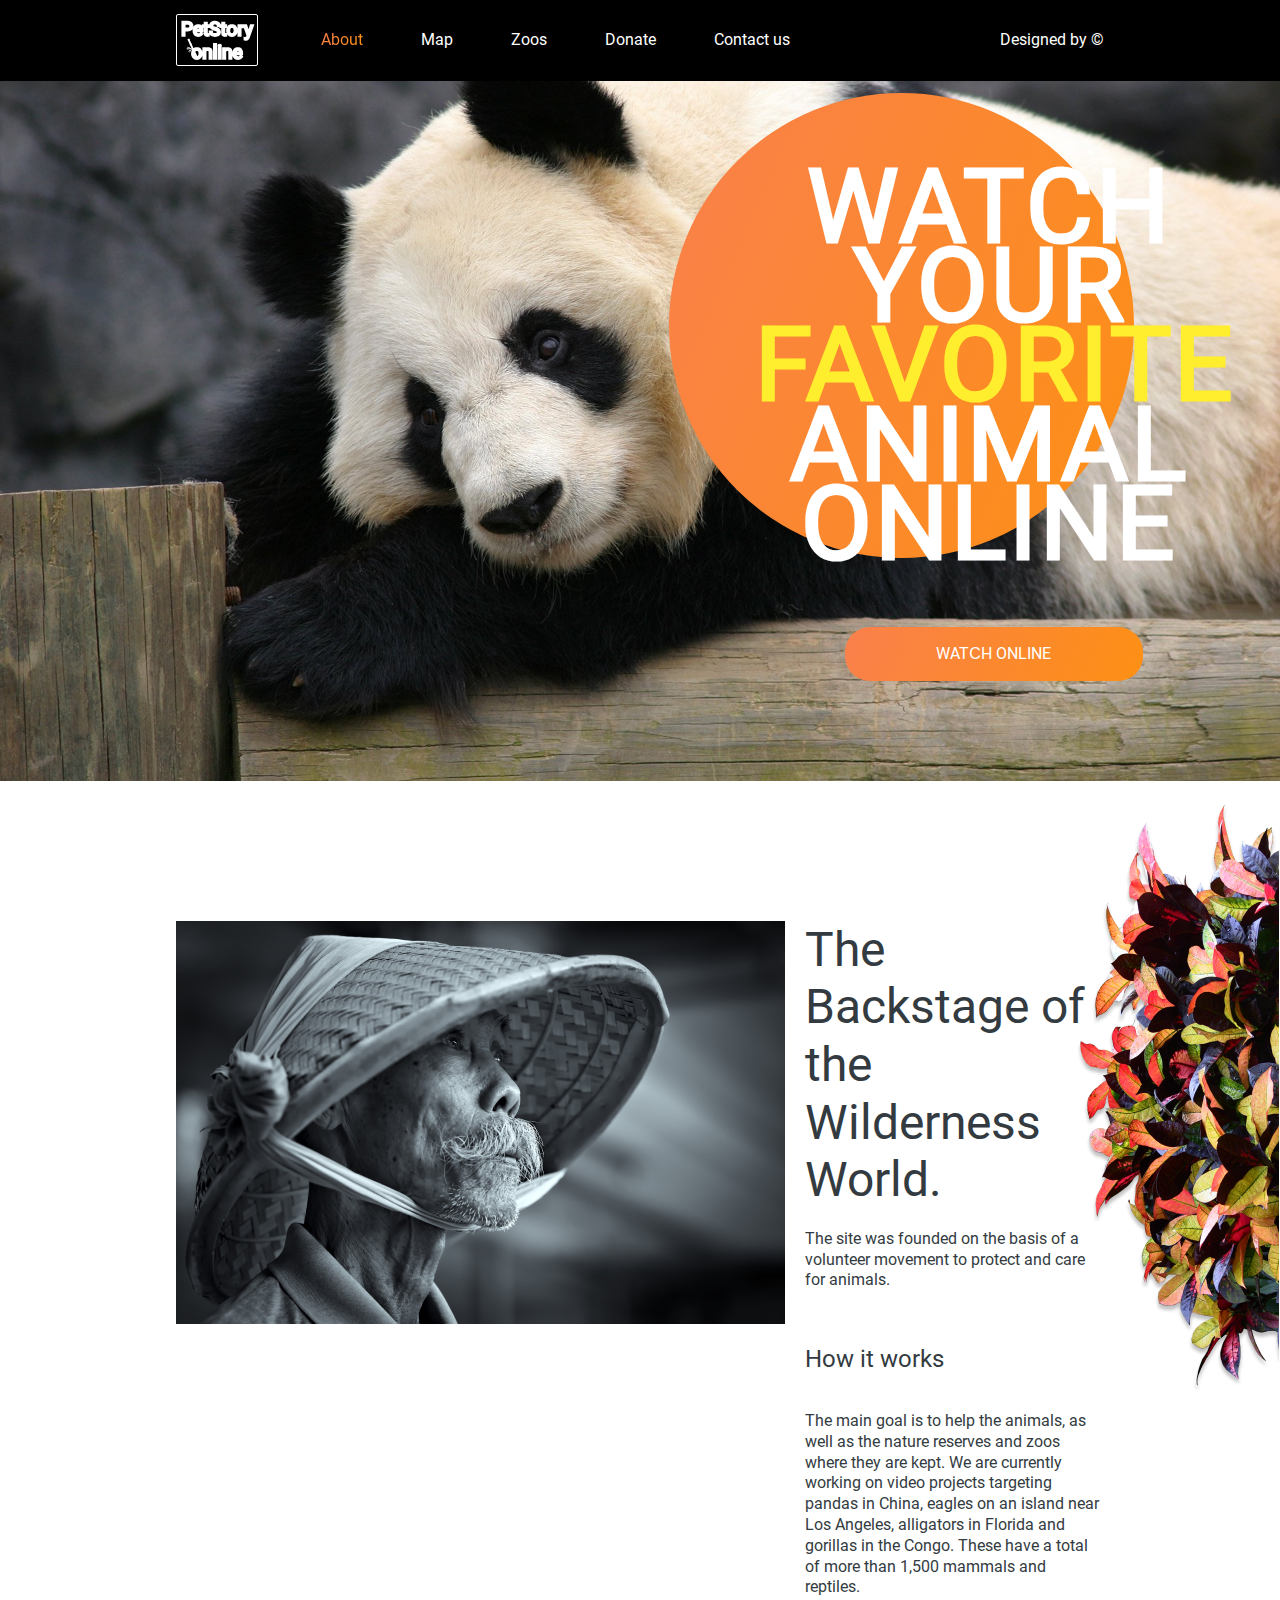
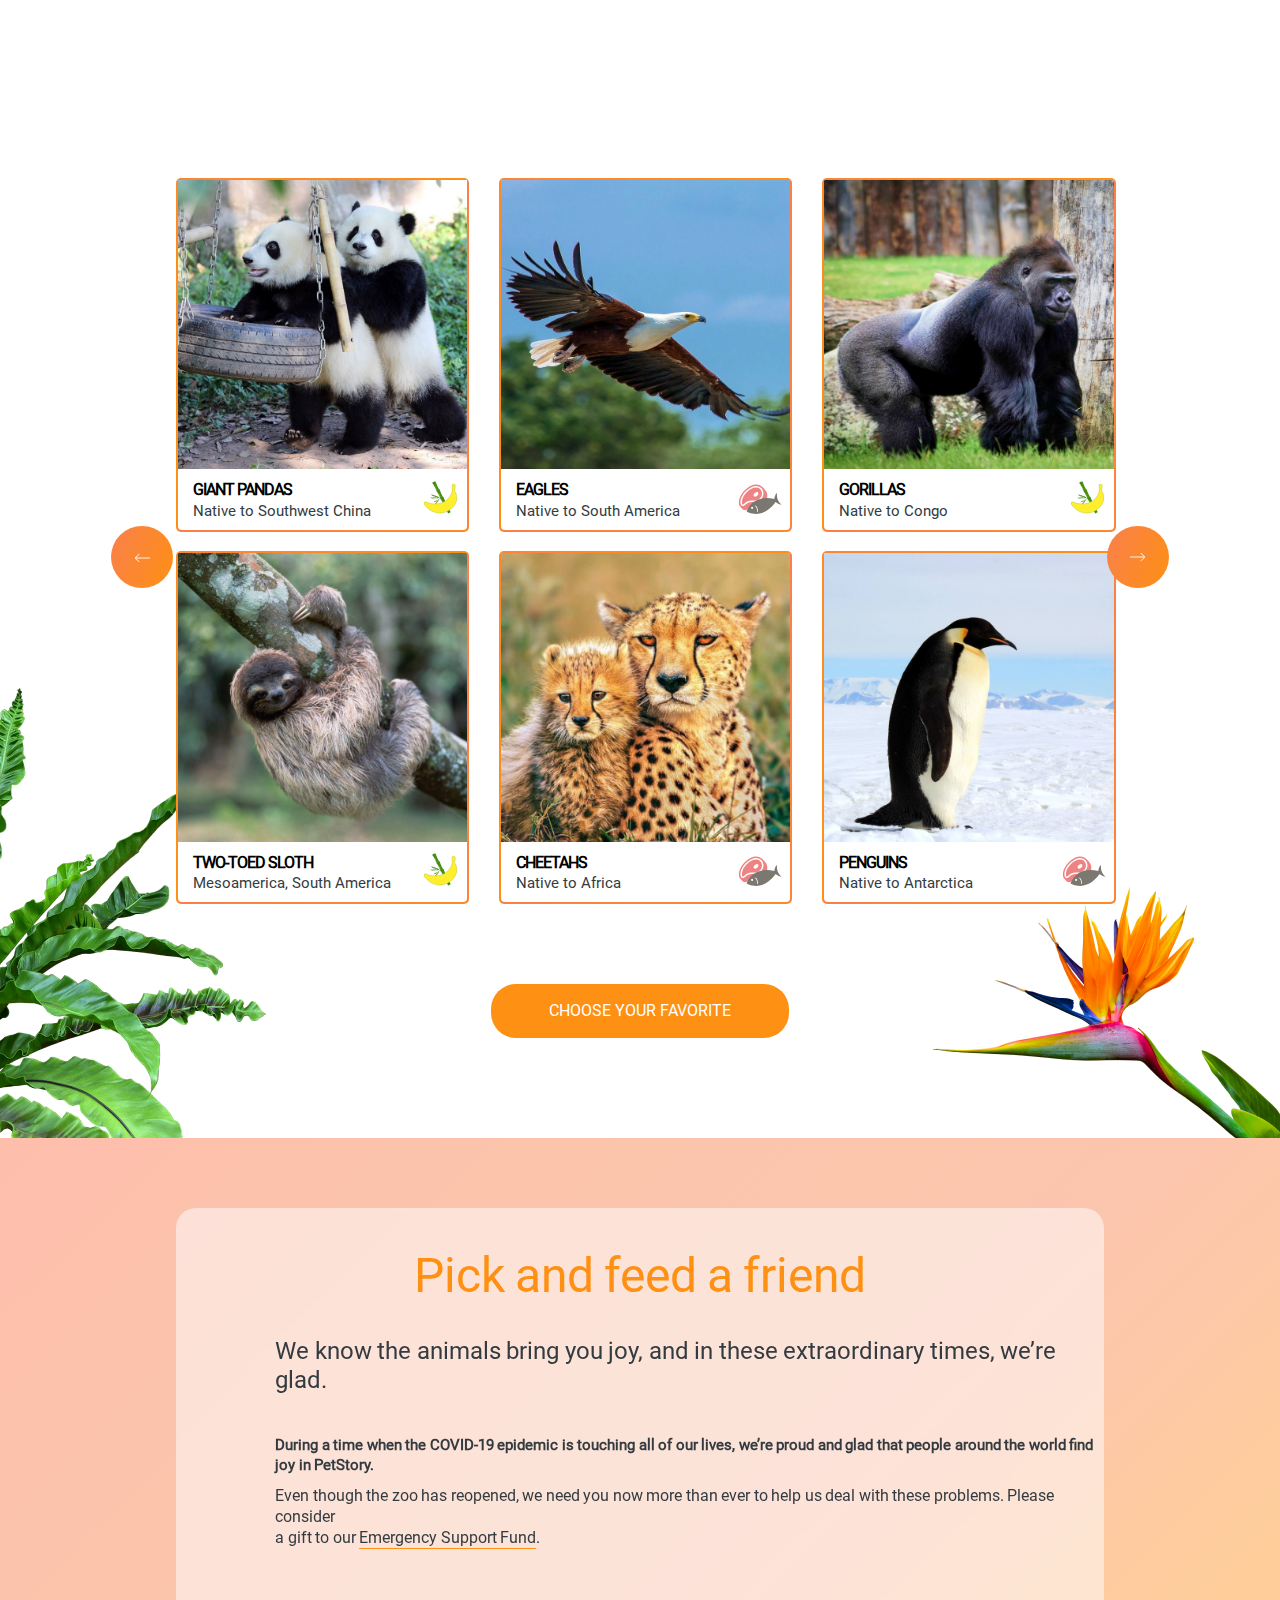
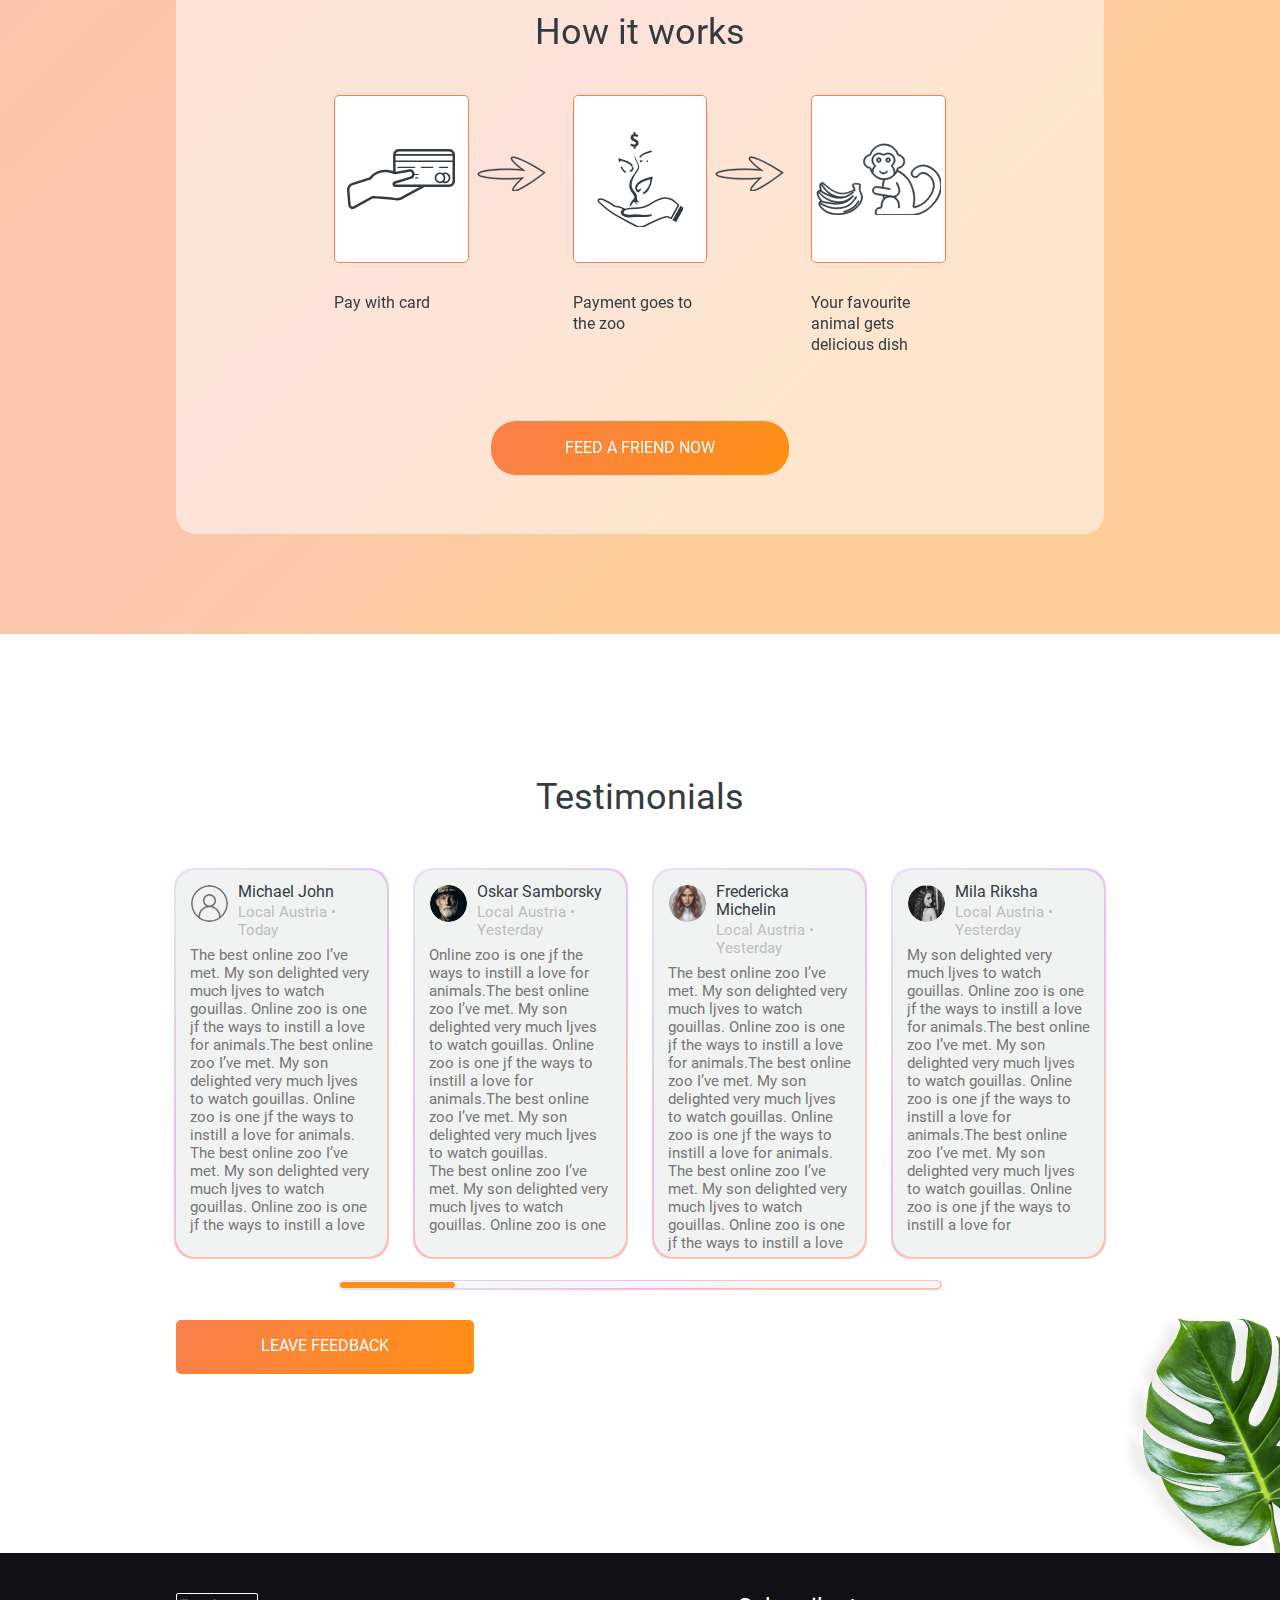
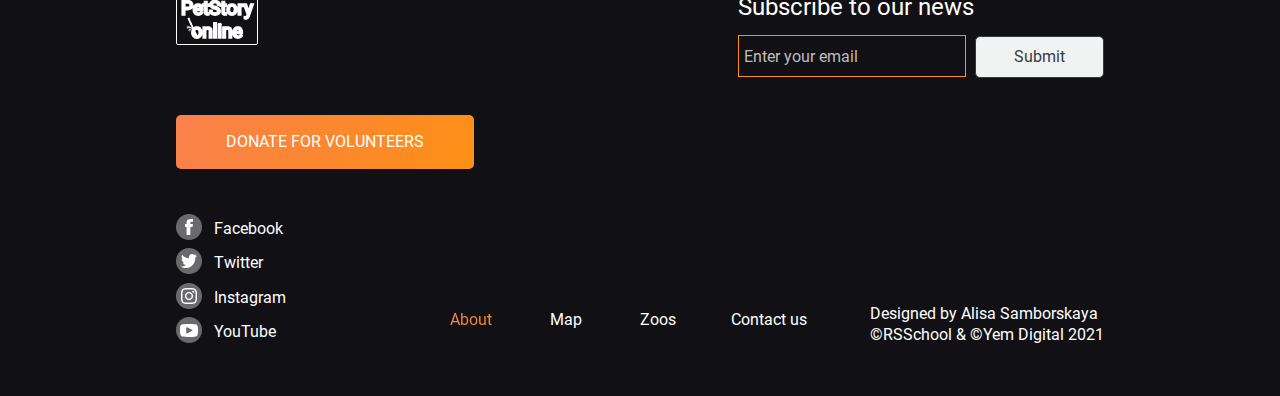
<file: index.html>
<!DOCTYPE html>
<html class="page" lang="en">
<head>
  <meta charset="UTF-8">
  <meta http-equiv="X-UA-Compatible" content="IE=edge">
  <meta name="viewport" content="width=device-width, initial-scale=1.0">
  <title>Online zoo: about</title>
  <link rel="stylesheet" href="./css/scss/style.css">
</head>
<body class="page__body">
  <header class="page__header header">
    <div class="header__wrapper">
      <a href="./index.html" class="header__logo">
        <img  class="header__logo-img" src="./assets/icons/logo.svg" alt="PetStory online logo">
      </a>
      <nav class="header__navigation navigation">
        <ul class="navigation__list">
          <li class="navigation__item">
            <a href="./index.html" class="navigation__link navigation__link--current">
              About
            </a>
          </li>
          <li class="navigation__item">
            <a href="#" class="navigation__link">
              Map
            </a>
          </li>
          <li class="navigation__item">
            <a href="#" class="navigation__link">
              Zoos
            </a>
          </li>
          <li class="navigation__item">
            <a href="./donate/index.html" class="navigation__link">
              Donate
            </a>
          </li>
          <li class="navigation__item">
            <a href="#" class="navigation__link">
              Contact us
            </a>
          </li>
          <li class="navigation__item">
            <a href="https://www.figma.com/file/jfEFwkXVj1WRq7sUHDr8os/PetStory-online" class="navigation__link" target="_blank">
              Designed by ©
            </a>
          </li>
        </ul>
      </nav>
    </div>
    <div class="header__additional-menu">
      <nav class="navigation">
        <ul class="navigation__list navigation__list--additional">
          <li class="navigation__item">
            <a href="./index.html" class="navigation__link navigation__link--current">
              About
            </a>
          </li>
          <li class="navigation__item">
            <a href="#" class="navigation__link">
              Map
            </a>
          </li>
          <li class="navigation__item">
            <a href="#" class="navigation__link">
              Zoos
            </a>
          </li>
          <li class="navigation__item">
            <a href="./donate/index.html" class="navigation__link">
              Donate
            </a>
          </li>
          <li class="navigation__item">
            <a href="#" class="navigation__link">
              Contact us
            </a>
          </li>
          <li class="navigation__item">
            <a href="https://www.figma.com/file/jfEFwkXVj1WRq7sUHDr8os/PetStory-online" class="navigation__link" target="_blank">
              Designed by ©
            </a>
          </li>
        </ul>
      </nav>
    </div>
  </header>
  <main class="page__main">
    <h1 class="visually-hidden">
      PetStory Online
    </h1>
    <section class="page__watch-online watch-online">
      <div class="watch-online__panda-img"></div>
      <div class="watch-online__wrapper">
        <p class="watch-online__text">
          Watch your <span class="watch-online__accent-color">favorite</span> animal online
        </p>
        <button class="watch-online__button button" type="button">
          Watсh online
        </button>
      </div>
    </section>
    <section class="page__backstage backstage">
      <div class="backstage__wrapper">
        <img class="backstage__image" src="./assets/images/bamboo-cap.jpg" alt="A man in a bamboo cap">
        <div class="backstage__right-column-wrapper">
          <h2 class="backstage__header">
            The Backstage of the Wilderness World.
          </h2>
          <p class="backstage__text">
            The site was founded on the basis of a volunteer movement to protect and care for animals.
          </p>
          <p class="backstage__subtitle">
            How it works
          </p>
          <p class="backstage__text">
            The main goal is to help the animals, as well as the nature reserves and zoos where they are kept. We are currently working on video projects targeting pandas in China, eagles on an island near Los Angeles, alligators in Florida and gorillas in the Congo. These have a total of more than 1,500 mammals and reptiles.
          </p>
        </div>
      </div>
    </section>
    <section class="page__pets pets">
      <div class="pets__wrapper">
        <ul class="pets__list">
          <li class="pets__item pets__item--fruit">
            <div class="pets__common-wrapper">
              <div class="pets__img-wrapper">
                <img class="pets__img" src="./assets/images/giant-pandas.jpg" alt="Giant Pandas">
                <p class="pets__img-subtext">
                  Lorem ipsum dolor sit amet, consectetur adipiscing elit, sed do eiusmod tempor incididunt ut labore et dolore magna aliqua. Ut enim ad minim veniam, quis nostrud exercitation ullamco laboris nisi ut aliquip ex ea commodo consequat.
                </p>
              </div>
              <p class="pets__name">
                Giant pandas
              </p>
              <p class="pets__native">
                Native to Southwest China
              </p>
            </div>
          </li>
          <li class="pets__item pets__item--meat">
            <div class="pets__common-wrapper">
              <div class="pets__img-wrapper">
                <img class="pets__img" src="./assets/images/eagle.jpg" alt="Eagle">
                <p class="pets__img-subtext">
                  Lorem ipsum dolor sit amet, consectetur adipiscing elit, sed do eiusmod tempor incididunt ut labore et dolore magna aliqua. Ut enim ad minim veniam, quis nostrud exercitation ullamco laboris nisi ut aliquip ex ea commodo consequat.
                </p>
              </div>
              <p class="pets__name">
                Eagles
              </p>
              <p class="pets__native">
                Native to South America
              </p>
            </div>
          </li>
          <li class="pets__item pets__item--fruit">
            <div class="pets__common-wrapper">
              <div class="pets__img-wrapper">
                <img class="pets__img" src="./assets/images/gorilla.jpg" alt="Gorilla">
                <p class="pets__img-subtext">
                  Lorem ipsum dolor sit amet, consectetur adipiscing elit, sed do eiusmod tempor incididunt ut labore et dolore magna aliqua. Ut enim ad minim veniam, quis nostrud exercitation ullamco laboris nisi ut aliquip ex ea commodo consequat.
                </p>
              </div>
              <p class="pets__name">
                Gorillas
              </p>
              <p class="pets__native">
                Native to Congo
              </p>
            </div>
          </li>
          <li class="pets__item pets__item--fruit">
            <div class="pets__common-wrapper">
              <div class="pets__img-wrapper">
                <img class="pets__img" src="./assets/images/sloth.jpg" alt="Two-toed sloth">
                <p class="pets__img-subtext">
                  Lorem ipsum dolor sit amet, consectetur adipiscing elit, sed do eiusmod tempor incididunt ut labore et dolore magna aliqua. Ut enim ad minim veniam, quis nostrud exercitation ullamco laboris nisi ut aliquip ex ea commodo consequat.
                </p>
              </div>
              <p class="pets__name">
                Two-toed sloth
              </p>
              <p class="pets__native">
                Mesoamerica, South America
              </p>
            </div>
          </li>
          <li class="pets__item pets__item--meat">
            <div class="pets__common-wrapper">
              <div class="pets__img-wrapper">
                <img class="pets__img" src="./assets/images/cheetahs.jpg" alt="Cheetahs">
                <p class="pets__img-subtext">
                  Lorem ipsum dolor sit amet, consectetur adipiscing elit, sed do eiusmod tempor incididunt ut labore et dolore magna aliqua. Ut enim ad minim veniam, quis nostrud exercitation ullamco laboris nisi ut aliquip ex ea commodo consequat.
                </p>
              </div>
              <p class="pets__name">
                Cheetahs
              </p>
              <p class="pets__native">
                Native to Africa
              </p>
            </div>
          </li>
          <li class="pets__item pets__item--meat">
            <div class="pets__common-wrapper">
              <div class="pets__img-wrapper">
                <img class="pets__img" src="./assets/images/penguin.jpg" alt="Penguin">
                <p class="pets__img-subtext">
                  Lorem ipsum dolor sit amet, consectetur adipiscing elit, sed do eiusmod tempor incididunt ut labore et dolore magna aliqua. Ut enim ad minim veniam, quis nostrud exercitation ullamco laboris nisi ut aliquip ex ea commodo consequat.
                </p>
              </div>
              <p class="pets__name">
                Penguins
              </p>
              <p class="pets__native">
                Native to Antarctica
              </p>
            </div>
          </li>
        </ul>
        <button class="pets__button button" type="button">
          Choose your favorite
        </button>
      </div>
      <div class="pets__arrows-wrapper">
        <button class="pets__arrow pets__arrow--left" type="button"></button>
        <button class="pets__arrow pets__arrow--right" type="button"></button>
      </div>
    </section>
    <section class="page__pick-feed pick-feed">
      <div class="pick-feed__wrapper">
        <h2 class="pick-feed__header">
          Pick and feed a friend
        </h2>
        <p class="pick-feed__text pick-feed__text--big">
          We know the animals bring you joy, and in these extraordinary times, we’re glad.
        </p>
        <p class="pick-feed__text pick-feed__text--important">
          During a time when the COVID-19 epidemic is touching all of our lives, we’re proud and glad that people around the world find joy in PetStory.
        </p>
        <p class="pick-feed__text pick-feed__text--support">
          Even though the zoo has reopened, we need you now more than ever to help us deal with these problems. Please consider <br>a gift to our <a class="pick-feed__link" href="./donate/index.html">Emergency Support Fund</a>.
        </p>
        <h3 class="pick-feed__subtitle">
          How it works
        </h3>
        <ul class="pick-feed__list">
          <li class="pick-feed__item">
            <div class="pick-feed__block pick-feed__block--card"></div>
            <p class="pick-feed__subtext">
              Pay with card
            </p>
          </li>
          <li class="pick-feed__item">
            <div class="pick-feed__block pick-feed__block--zoo"></div>
            <p class="pick-feed__subtext">
              Payment goes to the zoo
            </p>
          </li>
          <li class="pick-feed__item">
            <div class="pick-feed__block pick-feed__block--dish"></div>
            <p class="pick-feed__subtext">
              Your favourite animal gets delicious dish
            </p>
          </li>
        </ul>
        <a class="pick-feed__button button" href="../donate/index.html">
          Feed a friend now
        </a>
      </div>
    </section>
    <section class="page__testimonials testimonials">
      <div class="testimonials__wrapper">
        <h2 class="testimonials__header">
          Testimonials
        </h2>
        <ul class="testimonials__list">
          <li class="testimonials__item testimonials__item--user-1">
            <p class="testimonials__name">
              Michael John
            </p>
            <p class="testimonials__capture">
              <span class="testimonials__place">
                Local Austria
              </span>
              <span class="testimonials__day">
                Today
              </span>
            </p>
            <p class="testimonials__text">
              The best online zoo I’ve met. My son delighted very much ljves to watch gouillas. Online zoo is one jf the ways to instill a love for animals.The best online zoo I’ve met. My son delighted very much ljves to watch gouillas. Online zoo is one jf the ways to instill a love for animals. <br>
              The best online zoo I’ve met. My son delighted very much ljves to watch gouillas. Online zoo is one jf the ways to instill a love for animals.The best online zoo I’ve met. My son delighted very much ljves to watch gouillas. Online zoo is one jf the ways to instill a love for animals.
            </p>
          </li>
          <li class="testimonials__item testimonials__item--user-2">
            <p class="testimonials__name">
              Oskar Samborsky
            </p>
            <p class="testimonials__capture">
              <span class="testimonials__place">
                Local Austria
              </span>
              <span class="testimonials__day">
                Yesterday
              </span>
            </p>
            <p class="testimonials__text">
              Online zoo is one jf the ways to instill a love for animals.The best online zoo I’ve met. My son delighted very much ljves to watch gouillas. Online zoo is one jf the ways to instill a love for animals.The best online zoo I’ve met. My son delighted very much ljves to watch gouillas. <br>
              The best online zoo I’ve met. My son delighted very much ljves to watch gouillas. Online zoo is one jf the ways to instill a love for animals.The best online zoo I’ve met. My son delighted very much ljves to watch gouillas. Online zoo is one jf the ways to instill a love for animals.<br>
              The best online zoo I’ve met. My son delighted very much ljves to watch gouillas. Online zoo is one jf the ways to instill a love for animals.The best online zoo I’ve met. My son delighted very much ljves to watch gouillas. Online zoo is one jf the ways to instill a love for animals.
            </p>
          </li>
          <li class="testimonials__item testimonials__item--user-3">
            <p class="testimonials__name">
              Fredericka Michelin
            </p>
            <p class="testimonials__capture">
              <span class="testimonials__place">
                Local Austria
              </span>
              <span class="testimonials__day">
                Yesterday
              </span>
            </p>
            <p class="testimonials__text">
              The best online zoo I’ve met. My son delighted very much ljves to watch gouillas. Online zoo is one jf the ways to instill a love for animals.The best online zoo I’ve met. My son delighted very much ljves to watch gouillas. Online zoo is one jf the ways to instill a love for animals.<br>
              The best online zoo I’ve met. My son delighted very much ljves to watch gouillas. Online zoo is one jf the ways to instill a love for animals.The best online zoo I’ve met.<br>
              The best online zoo I’ve met. My son delighted very much ljves to watch gouillas. Online zoo is one jf the ways to instill a love for animals.The best online zoo I’ve met. My son delighted very much ljves to watch gouillas. Online zoo is one jf the ways to instill a love for animals.              
            </p>
          </li>
          <li class="testimonials__item testimonials__item--user-4">
            <p class="testimonials__name">
              Mila Riksha
            </p>
            <p class="testimonials__capture">
              <span class="testimonials__place">
                Local Austria
              </span>
              <span class="testimonials__day">
                Yesterday
              </span>
            </p>
            <p class="testimonials__text">
              My son delighted very much ljves to watch gouillas. Online zoo is one jf the ways to instill a love for animals.The best online zoo I’ve met. My son delighted very much ljves to watch gouillas. Online zoo is one jf the ways to instill a love for animals.The best online zoo I’ve met. My son delighted very much ljves to watch gouillas. Online zoo is one jf the ways to instill a love for animals.The best online zoo I’ve met. My son delighted very much ljves to watch gouillas. <br>
              The best online zoo I’ve met. My son delighted very much ljves to watch gouillas. Online zoo is one jf the ways to instill a love for animals.The best online zoo I’ve met. My son delighted very much ljves to watch gouillas. Online zoo is one jf the ways to instill a love for animals.              
            </p>
          </li>
        </ul>
        <div class="testimonials__range-container">
          <input class="testimonials__range" type="range" min="1" max="100" value="0">
        </div>
        <button class="testimonials__button button">
          Leave feedback
        </button>
      </div>
    </section>
  </main>
  <footer class="page__footer footer">
    <div class="footer__wrapper">
      <div class="footer__upper_wrapper">
        <a href="./index.html" class="footer__logo">
          <img  class="footer__logo-img" src="./assets/icons/logo.svg" alt="PetStory online logo">
        </a>
        <div class="footer__subscribe">
          <label class="footer__subscribe-label" for="subscribe">
            Subscribe to our news
          </label>
          <input class="footer__input" type="email" id="subscribe" placeholder="Enter your email" required>
          <button class="footer__submit-button">
            Submit
          </button>
        </div>
      </div>
      <a href="./donate/index.html" class="footer__button button">
        Donate for volunteers
      </a>
      <div class="footer__lower-wrapper">
        <ul class="footer__social-list">
          <li class="footer__social-item footer__social-item--facebook">
            <a href="#" class="footer__social-link">
              <span class="footer__social-text">
                Facebook
              </span>
            </a>
          </li>
          <li class="footer__social-item footer__social-item--twitter">
            <a href="#" class="footer__social-link">
              <span class="footer__social-text">
                Twitter
              </span>
            </a>
          </li>
          <li class="footer__social-item footer__social-item--instagram">
            <a href="#" class="footer__social-link">
              <span class="footer__social-text">
                Instagram
              </span>
            </a>
          </li>
          <li class="footer__social-item footer__social-item--youTube">
            <a href="#" class="footer__social-link">
              <span class="footer__social-text">
                YouTube
              </span>
            </a>
          </li>
        </ul>
        <nav class="footer__navigation navigation">
          <ul class="navigation__list navigation__list--footer">
            <li class="navigation__item">
              <a href="./index.html" class="navigation__link navigation__link--current">
                About
              </a>
            </li>
            <li class="navigation__item">
              <a href="#" class="navigation__link">
                Map
              </a>
            </li>
            <li class="navigation__item">
              <a href="#" class="navigation__link">
                Zoos
              </a>
            </li>
            <li class="navigation__item navigation__item--contact">
              <a href="#" class="navigation__link">
                Contact us
              </a>
            </li>
          </ul>
        </nav>
        <p class="footer__designed">
          <a href="#" class="footer__text">
            Designed by Alisa Samborskaya
          </a>
          <br>
          <a href="#" class="footer__text">
            ©RSSchool & ©Yem Digital 2021
          </a>
        </p>
      </div>
    </div>
  </footer>
</body>
</html>
</file>
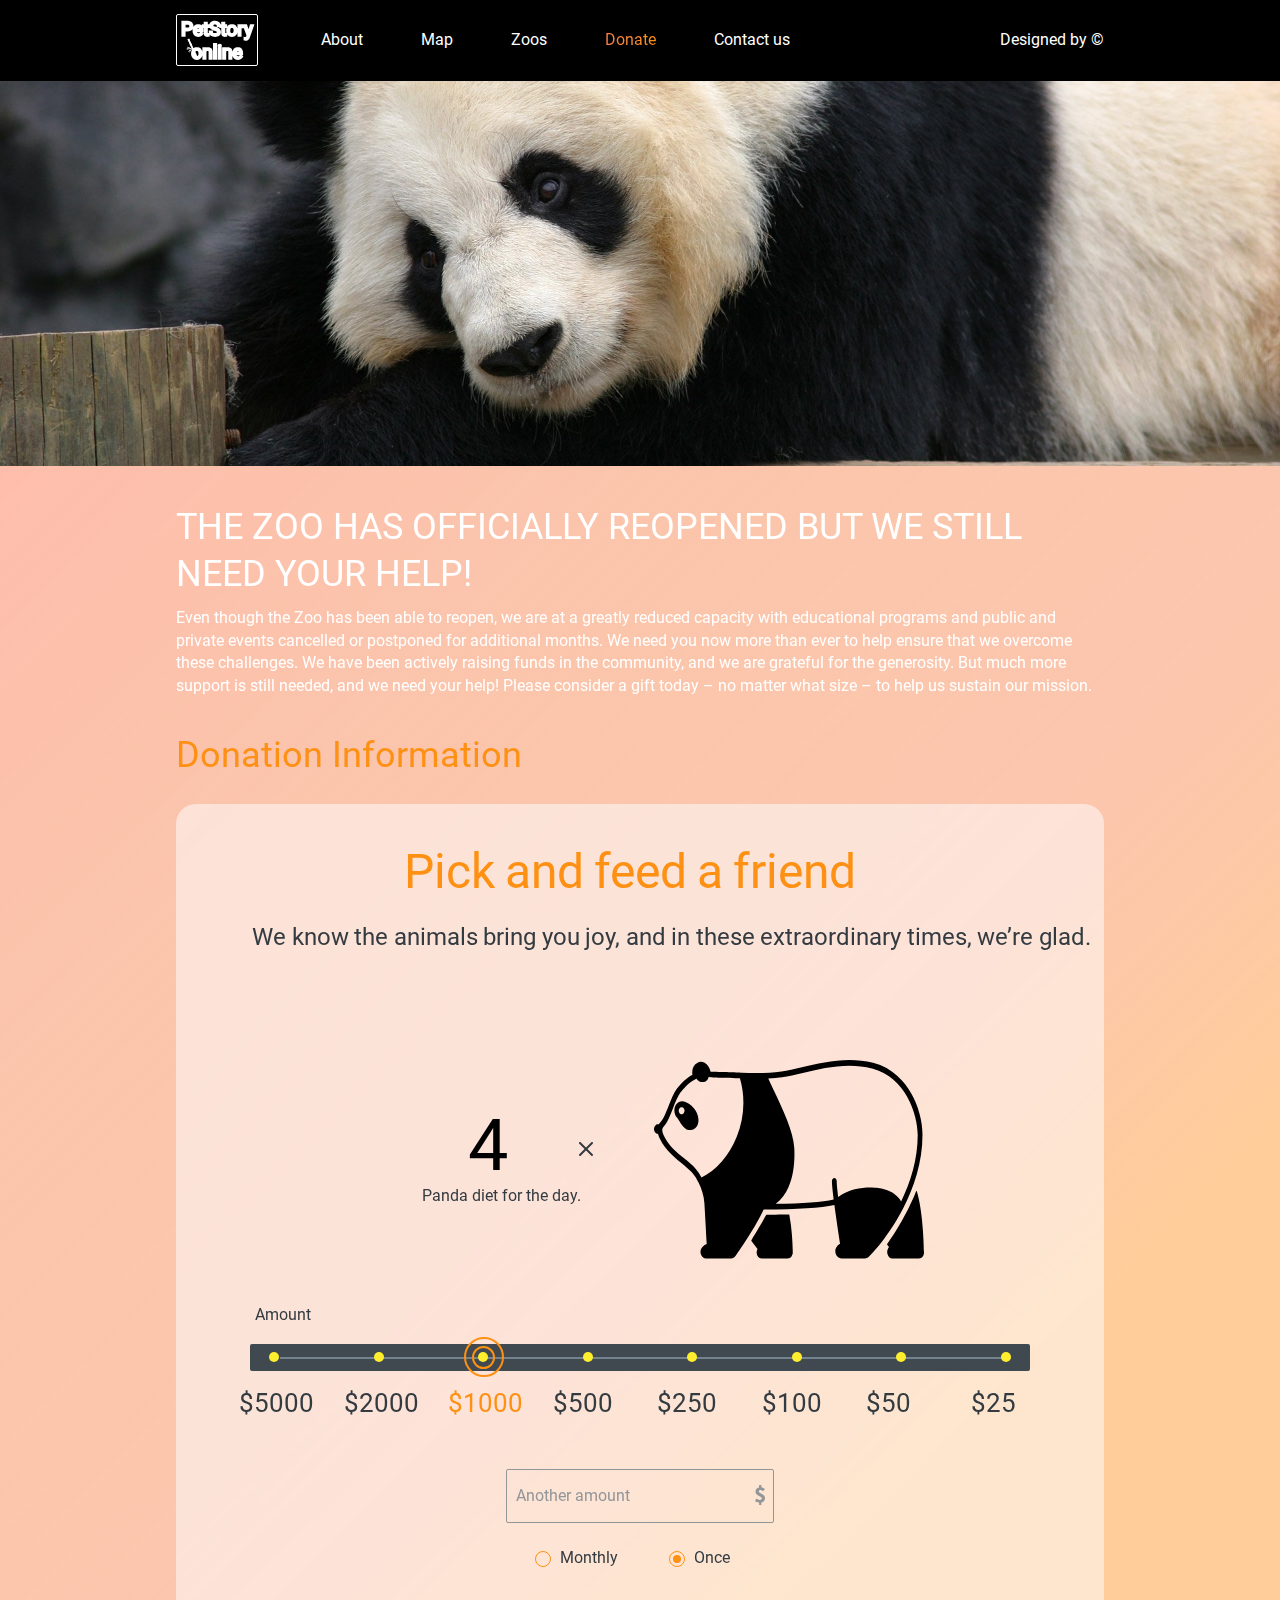
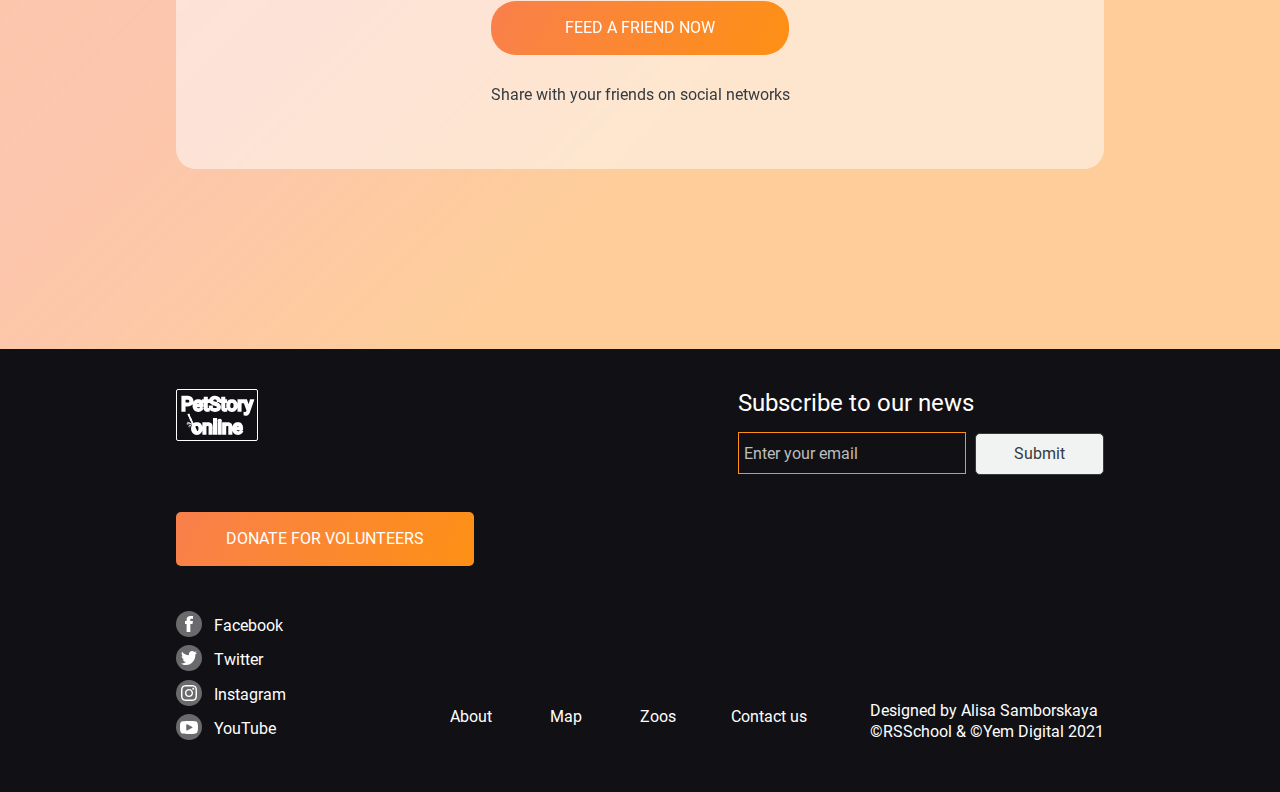
<file: donate/index.html>
<!DOCTYPE html>
<html lang="en">
<head>
  <meta charset="UTF-8">
  <meta http-equiv="X-UA-Compatible" content="IE=edge">
  <meta name="viewport" content="width=device-width, initial-scale=1.0">
  <title>Online zoo: donate</title>
  <link rel="stylesheet" href="./style.css">
</head>
<body class="page__body">
  <header class="page__header header">
    <div class="header__wrapper">
      <a href="../index.html" class="header__logo">
        <img  class="header__logo-img" src="../assets/icons/logo.svg" alt="PetStory online logo">
      </a>
      <nav class="header__navigation navigation">
        <ul class="navigation__list">
          <li class="navigation__item">
            <a href="../index.html" class="navigation__link">
              About
            </a>
          </li>
          <li class="navigation__item">
            <a href="#" class="navigation__link">
              Map
            </a>
          </li>
          <li class="navigation__item">
            <a href="#" class="navigation__link">
              Zoos
            </a>
          </li>
          <li class="navigation__item">
            <a href="./index.html" class="navigation__link  navigation__link--current">
              Donate
            </a>
          </li>
          <li class="navigation__item">
            <a href="#" class="navigation__link">
              Contact us
            </a>
          </li>
          <li class="navigation__item">
            <a href="https://www.figma.com/file/jfEFwkXVj1WRq7sUHDr8os/PetStory-online" class="navigation__link" target="_blank">
              Designed by ©
            </a>
          </li>
        </ul>
      </nav>
    </div>
  </header>
  <main class="page__main">
    <h1 class="visually-hidden">
      PetStory Online
    </h1>
    <div class="page__panda-wrapper">
      <div class="page__panda-img page__panda-img--donate-page"></div>
    </div>
    <section class="page__pick-feed pick-feed pick-feed--donate-page">
      <div class="pick-feed__wrapper pick-feed__wrapper--donate-page">
        <h2 class="pick-feed__header pick-feed__header--donate-page">
          Pick and feed a friend
        </h2>
        <div class="pick-feed__additional-text">
          <h3 class="pick-feed__subtitle--donate-page">
            The zoo has officially reopened but we still need your help!
          </h3>
          <p class="pick-feed__text--donate-page">
            Even though the Zoo has been able to reopen, we are at a greatly reduced capacity with educational programs and public and private events cancelled or postponed for additional months. We need you now more than ever to help ensure that we overcome these challenges. We have been actively raising funds in the community, and we are grateful for the generosity.  But much more support is still needed, and we need your help! Please consider a gift today – no matter what size – to help us sustain our mission.
          </p>
          <p class="pick-feed__info">
            Donation Information
          </p>
        </div>
        <p class="pick-feed__text pick-feed__text--big pick-feed__text--big-donate">
          We know the animals bring you joy, and in these extraordinary times, we’re glad.
        </p>
        <span class="pick-feed__number">4</span>
        <span class="pick-feed__text-under">
          Panda diet for the day.
        </span>
        <form class="pick-feed__form" action="" method="get">
          <fieldset class="pick-feed__controls">
            <p class="pick-feed__capture">
              Amount
            </p>
            <ul class="pick-feed__donate-list">
              <li class="pick-feed__donate-item">
                <label for="sum-input" class="pick-feed__control">
                  <input class="visually-hidden" id="sum-input" type="radio" name="money" value="5000">
                  <span class="pick-feed__control-mark"></span>
                  <span class="pick-feed__control-label">
                    $5000
                  </span>
                </label>
              </li>
              <li class="pick-feed__donate-item">
                <label for="sum-input" class="pick-feed__control">
                  <input class="visually-hidden" id="sum-input" type="radio" name="money" value="2000">
                  <span class="pick-feed__control-mark"></span>
                  <span class="pick-feed__control-label">
                    $2000
                  </span>
                </label>
              </li>
              <li class="pick-feed__donate-item pick-feed__donate-item--current">
                <label for="sum-input" class="pick-feed__control">
                  <input class="visually-hidden" id="sum-input" type="radio" name="money" value="1000">
                  <span class="pick-feed__control-mark"></span>
                  <span class="pick-feed__control-label">
                    $1000
                  </span>
                </label>
              </li>
              <li class="pick-feed__donate-item">
                <label for="sum-input" class="pick-feed__control">
                  <input class="visually-hidden" id="sum-input" type="radio" name="money" value="500">
                  <span class="pick-feed__control-mark"></span>
                  <span class="pick-feed__control-label">
                    $500
                  </span>
                </label>
              </li>
              <li class="pick-feed__donate-item">
                <label for="sum-input" class="pick-feed__control">
                  <input class="visually-hidden" id="sum-input" type="radio" name="money" value="250">
                  <span class="pick-feed__control-mark"></span>
                  <span class="pick-feed__control-label">
                    $250
                  </span>
                </label>
              </li>
              <li class="pick-feed__donate-item pick-feed__donate-item--tablet-current">
                <label for="sum-input" class="pick-feed__control">
                  <input class="visually-hidden" id="sum-input" type="radio" name="money" value="100">
                  <span class="pick-feed__control-mark"></span>
                  <span class="pick-feed__control-label">
                    $100
                  </span>
                </label>
              </li>
              <li class="pick-feed__donate-item">
                <label for="sum-input" class="pick-feed__control">
                  <input class="visually-hidden" id="sum-input" type="radio" name="money" value="50">
                  <span class="pick-feed__control-mark"></span>
                  <span class="pick-feed__control-label">
                    $50
                  </span>
                </label>
              </li>
              <li class="pick-feed__donate-item">
                <label for="sum-input" class="pick-feed__control">
                  <input class="visually-hidden" id="sum-input" type="radio" name="money" value="25">
                  <span class="pick-feed__control-mark"></span>
                  <span class="pick-feed__control-label">
                    $25
                  </span>
                </label>
              </li>
            </ul>
          </fieldset>
          <fieldset class="pick-feed__donation">
            <label for="amount" class="pick-feed__amount-label">
              <span class="visually-hidden">
                Choose another amount of money
              </span>
            </label>
            <input id="amount" type="number" class="pick-feed__amount-input" placeholder="Another amount">
            <ul class="pick-feed__frequency-list">
              <li class="pick-feed__frequency-item">
                <label for="frequency" class="pick-feed__frequency-control">
                  <input class="pick-feed__frequency-input" id="frequency" type="radio" name="frequency" value="Monthly">
                  <span class="pick-feed__frequency-control-mark"></span>
                  <span class="pick-feed__frequency-control-label">
                    Monthly
                  </span>
                </label>
              </li>
              <li class="pick-feed__frequency-item">
                <label for="frequency" class="pick-feed__frequency-control">
                  <input class="pick-feed__frequency-input" id="frequency" type="radio" name="frequency" value="Once" checked>
                  <span class="pick-feed__frequency-control-mark"></span>
                  <span class="pick-feed__frequency-control-label">
                    Once
                  </span>
                </label>
              </li>
            </ul>
          </fieldset>
        </form>
        <a class="pick-feed__button button" href="../donate/index.html">
          Feed a friend now
        </a>
        <p class="pick-feed__share">
          Share with your friends on social networks 
        </p>
      </div>
    </section>
  </main>
  <footer class="page__footer footer footer">
    <div class="footer__wrapper">
      <div class="footer__upper_wrapper">
        <a href="../index.html" class="footer__logo">
          <img  class="footer__logo-img" src="../assets/icons/logo.svg" alt="PetStory online logo">
        </a>
        <div class="footer__subscribe">
          <label class="footer__subscribe-label" for="subscribe">
            Subscribe to our news
          </label>
          <input class="footer__input" type="email" id="subscribe" placeholder="Enter your email" required>
          <button class="footer__submit-button">
            Submit
          </button>
        </div>
      </div>
      <a href="./index.html" class="footer__button button">
        Donate for volunteers
      </a>
      <div class="footer__lower-wrapper">
        <ul class="footer__social-list footer__social-list--donate">
          <li class="footer__social-item footer__social-item--facebook">
            <a href="#" class="footer__social-link">
              <span class="footer__social-text">
                Facebook
              </span>
            </a>
          </li>
          <li class="footer__social-item footer__social-item--twitter">
            <a href="#" class="footer__social-link">
              <span class="footer__social-text">
                Twitter
              </span>
            </a>
          </li>
          <li class="footer__social-item footer__social-item--instagram">
            <a href="#" class="footer__social-link">
              <span class="footer__social-text">
                Instagram
              </span>
            </a>
          </li>
          <li class="footer__social-item footer__social-item--youTube">
            <a href="#" class="footer__social-link">
              <span class="footer__social-text">
                YouTube
              </span>
            </a>
          </li>
        </ul>
        <nav class="footer__navigation navigation">
          <ul class="navigation__list navigation__list--footer">
            <li class="navigation__item">
              <a href="../index.html" class="navigation__link">
                About
              </a>
            </li>
            <li class="navigation__item">
              <a href="#" class="navigation__link">
                Map
              </a>
            </li>
            <li class="navigation__item">
              <a href="#" class="navigation__link">
                Zoos
              </a>
            </li>
            <li class="navigation__item navigation__item--contact">
              <a href="#" class="navigation__link">
                Contact us
              </a>
            </li>
          </ul>
        </nav>
        <p class="footer__designed">
          <a href="#" class="footer__text">
            Designed by Alisa Samborskaya
          </a>
          <br>
          <a href="#" class="footer__text">
            ©RSSchool & ©Yem Digital 2021
          </a>
        </p>
      </div>
    </div>
  </footer>
</body>
</html>
</file>
<file: css/scss/style.css>
@import "../normalize.css";
body {
  font-family: "Roboto", sans-serif;
  font-weight: 400;
  font-style: normal;
  font-size: 16px;
  line-height: 130%;
  min-height: 100%;
  margin: 0 auto;
  color: #333b41;
}
@media (min-width: 1600px) {
  body {
    min-width: 1600px;
  }
}
@media (max-width: 1000px) {
  body {
    max-width: 1000px;
  }
}

.visually-hidden {
  position: absolute;
  width: 1px;
  height: 1px;
  margin: -1px;
  padding: 0;
  border: 0;
  clip: rect(0 0 0 0);
  overflow: hidden;
}

/* roboto-regular - latin */
@font-face {
  font-family: "Roboto";
  font-style: normal;
  font-weight: 400;
  src: url("../../assets/fonts/roboto-v30-latin-regular.eot"); /* IE9 Compat Modes */
  src: local(""), url("../../assets/fonts/roboto-v30-latin-regular.eot?#iefix") format("embedded-opentype"), url("../../assets/fonts/roboto-v30-latin-regular.woff2") format("woff2"), url("../../assets/fonts/roboto-v30-latin-regular.woff") format("woff"), url("../../assets/fonts/roboto-v30-latin-regular.ttf") format("truetype"), url("../../assets/fonts/roboto-v30-latin-regular.svg#Roboto") format("svg"); /* Legacy iOS */
  font-display: swap;
}
@media (max-width: 640px) {
  .page__main {
    margin-top: 34px;
  }
}

.page__backstage {
  margin-bottom: 126px;
}
@media (max-width: 1000px) {
  .page__backstage {
    margin-bottom: 95px;
  }
}
@media (max-width: 640px) {
  .page__backstage {
    margin-bottom: 54px;
  }
}
@media (max-width: 320px) {
  .page__backstage {
    margin-bottom: 30px;
  }
}

.page__panda-wrapper {
  background-color: #000000;
}
@media (max-width: 1000px) {
  .page__panda-wrapper {
    height: 390px;
  }
}
@media (max-width: 640px) {
  .page__panda-wrapper {
    height: 335px;
  }
}
@media (max-width: 320px) {
  .page__panda-wrapper {
    height: 187px;
  }
}

.page__panda-img {
  margin: 0 auto;
  background-image: url("../assets/images/panda_bg.jpg");
  background-position: center;
  background-repeat: no-repeat;
  background-size: cover;
  height: 385px;
  max-width: 1600px;
}
@media (max-width: 1000px) {
  .page__panda-img {
    height: 390px;
  }
}
@media (max-width: 640px) {
  .page__panda-img {
    height: 335px;
  }
}
@media (max-width: 320px) {
  .page__panda-img {
    height: 187px;
    background-size: 700px 470px;
    background-position: top -135px left -130px;
  }
}
@media (max-width: 1000px) {
  .page__panda-img--donate-page {
    background-size: 180%;
    background-position: center left -255px;
  }
}
@media (max-width: 640px) {
  .page__panda-img--donate-page {
    background-size: 200%;
  }
}
@media (max-width: 320px) {
  .page__panda-img--donate-page {
    background-size: 250%;
    background-position: center left -170px;
  }
}

.header {
  position: relative;
  background-color: #000000;
  color: #ffffff;
  min-height: 80px;
  box-sizing: border-box;
  padding-top: 14px;
  padding-bottom: 4px;
}
@media (max-width: 640px) {
  .header {
    position: fixed;
    width: 100%;
    max-width: 640px;
    top: 0;
    min-height: 34px;
    padding-top: 2px;
    padding-bottom: 2px;
    z-index: 5;
  }
}
@media (max-width: 320px) {
  .header {
    max-width: 320px;
  }
}

.header__wrapper {
  display: flex;
  flex-direction: row;
  justify-content: space-between;
  max-width: 1600px;
  width: 72.5%;
  margin: 0 auto;
}
@media (max-width: 1000px) {
  .header__wrapper {
    width: 94.5%;
  }
}
@media (max-width: 640px) {
  .header__wrapper {
    position: relative;
    height: 100%;
  }
  .header__wrapper::before {
    position: absolute;
    content: "";
    background-image: url("../../../assets/icons/logo-tablet.svg");
    width: 46.86px;
    height: 29px;
    top: 0;
    left: 2px;
  }
  .header__wrapper::after {
    position: absolute;
    content: "";
    top: 9px;
    right: 3px;
    width: 18px;
    height: 2px;
    cursor: pointer;
    border-radius: 2px;
    background-color: #ffffff;
    box-shadow: 0 4px 0 0 #ffffff, 0 8px 0 0 #ffffff;
  }
}

.header__navigation {
  display: block;
  width: 87.2%;
}
@media (max-width: 640px) {
  .header__navigation {
    display: none;
  }
}

.header__logo-img {
  display: block;
  margin-right: 63px;
}
@media (max-width: 640px) {
  .header__logo-img {
    display: none;
  }
}

.header__additional-menu {
  display: none;
}
@media (max-width: 640px) {
  .header__additional-menu {
    position: absolute;
    top: 0;
    left: 0;
    width: 100%;
    background-color: #ffffff;
    color: #333b41;
    z-index: 10;
    min-height: 60px;
    padding-left: 10px;
  }
}

.navigation__item {
  margin-bottom: 10px;
}
.navigation__item:not(:last-child) {
  margin-right: 58px;
}
@media (max-width: 1000px) {
  .navigation__item:not(:last-child) {
    margin-right: 50px;
  }
}
.navigation__item:nth-last-child(2) {
  margin-right: auto;
}

.navigation__list {
  padding: 0;
  list-style-type: none;
  display: flex;
  flex-direction: row;
  flex-wrap: wrap;
  width: 100%;
}
.navigation__list--footer {
  margin-bottom: 15px;
}
.navigation__list--footer .navigation__item {
  margin-top: 15px;
}
.navigation__list--footer .navigation__item:nth-last-child(2) {
  margin-right: 55px;
}
@media (max-width: 1000px) {
  .navigation__list--footer .navigation__item:nth-last-child(2) {
    margin-right: 38px;
  }
}
@media (max-width: 1000px) {
  .navigation__list--footer {
    margin-bottom: 12px;
  }
}
@media (max-width: 640px) {
  .navigation__list--footer {
    margin-bottom: 8px;
  }
  .navigation__list--footer .navigation__item {
    margin-right: 38px;
  }
}
@media (max-width: 320px) {
  .navigation__list--footer .navigation__item {
    margin-right: 30px;
  }
  .navigation__list--footer .navigation__item:last-child {
    margin-right: 0;
  }
}

.navigation__link {
  text-decoration: none;
  color: #ffffff;
  font-weight: 500;
}
.navigation__link:hover {
  color: #b3b3b3;
}
.navigation__link:active, .navigation__link--current {
  background: linear-gradient(113.96deg, #F9804B 1.49%, #FE9013 101.44%);
  -webkit-background-clip: text;
  -webkit-text-fill-color: transparent;
  background-clip: text;
}

.navigation__list--additional {
  position: relative;
  flex-direction: column;
  margin-top: 82px;
  margin-bottom: 25px;
}
.navigation__list--additional .navigation__item {
  margin-bottom: 15px;
}
.navigation__list--additional .navigation__item:last-child {
  margin-left: 0;
}
.navigation__list--additional .navigation__link {
  color: #333b41;
}
.navigation__list--additional .navigation__link--current {
  background: none;
  -webkit-text-fill-color: #333b41;
}
.navigation__list--additional::before {
  position: absolute;
  content: "";
  background-image: url("../../../assets/icons/logo-additional.svg");
  width: 65.6px;
  height: 41.6px;
  top: -70px;
}
.navigation__list--additional::after {
  position: absolute;
  content: "";
}

.watch-online {
  position: relative;
  background-color: #000000;
  overflow: hidden;
}
@media (max-width: 320px) {
  .watch-online {
    overflow: visible;
  }
}

.watch-online__panda-img {
  margin: 0 auto;
  background-image: url("../../assets/images/panda_bg.jpg");
  background-position: center;
  background-repeat: no-repeat;
  background-size: cover;
  height: 700px;
  max-width: 1600px;
}
@media (max-width: 1000px) {
  .watch-online__panda-img {
    height: 504px;
  }
}
@media (max-width: 640px) {
  .watch-online__panda-img {
    height: 342px;
  }
}
@media (max-width: 320px) {
  .watch-online__panda-img {
    height: 186.96px;
  }
}

.watch-online__wrapper {
  position: absolute;
  top: 0;
  right: 13.75%;
  width: 72.5%;
  height: 535px;
  margin: 0 auto;
}
.watch-online__wrapper::after {
  content: "";
  position: absolute;
  top: 12px;
  right: 108px;
  width: 465px;
  height: 465px;
  background: linear-gradient(113.96deg, #F9804B 1.49%, #FE9013 101.44%);
  border-radius: 50%;
}
@media (max-width: 1000px) {
  .watch-online__wrapper::after {
    width: 367px;
    height: 367px;
    top: -15px;
    right: 5.5%;
  }
}
@media (max-width: 640px) {
  .watch-online__wrapper::after {
    width: 237.6px;
    height: 237.6px;
    top: 11px;
    right: -3%;
  }
}
@media (max-width: 320px) {
  .watch-online__wrapper::after {
    width: 119px;
    height: 119px;
    top: 2px;
    right: -2.2%;
  }
}
@media (min-width: 2240px) {
  .watch-online__wrapper {
    right: 19%;
  }
}
@media (max-width: 1300px) {
  .watch-online__wrapper {
    right: 3%;
  }
}
@media (max-width: 1000px) {
  .watch-online__wrapper {
    right: 13.75%;
  }
}
@media (max-width: 640px) {
  .watch-online__wrapper {
    width: 93.75%;
  }
}

.watch-online__text {
  position: absolute;
  color: #ffffff;
  margin: 0;
  font-weight: 700;
  font-size: 103px;
  line-height: 77%;
  text-transform: uppercase;
  text-align: center;
  width: 470px;
  top: 86px;
  right: 17px;
  z-index: 1;
  letter-spacing: 3px;
}
@media (max-width: 1000px) {
  .watch-online__text {
    font-size: 85px;
    line-height: 75%;
    top: 45px;
    right: -89px;
  }
}
@media (max-width: 640px) {
  .watch-online__text {
    font-size: 54.3px;
    width: 260px;
    right: -78px;
    top: 55px;
    letter-spacing: 1px;
  }
}
@media (max-width: 320px) {
  .watch-online__text {
    font-size: 28px;
    width: 128px;
    right: -11%;
    top: 41px;
  }
}

.watch-online__accent-color {
  color: #ffee2e;
}

.watch-online__button {
  position: absolute;
  top: 546px;
  right: 99px;
  border-radius: 25px;
}
@media (max-width: 1000px) {
  .watch-online__button {
    top: 400px;
    right: 0;
  }
}
@media (max-width: 640px) {
  .watch-online__button {
    top: 245px;
    left: 11%;
  }
}
@media (max-width: 320px) {
  .watch-online__button {
    z-index: 20;
    top: 207px;
    left: calc(50% - 115px);
  }
}

.attention {
  position: absolute;
  box-sizing: border-box;
  padding-top: 50px;
  line-height: 120%;
  z-index: 5;
  display: block;
  top: 40px;
  width: 950px;
  height: 500px;
  background-color: red;
  opacity: 0.5;
  color: white;
  font-size: 50px;
}

.button {
  width: 298px;
  height: 54px;
  background: linear-gradient(113.96deg, #F9804B 1.49%, #FE9013 101.44%);
  border: none;
  text-align: center;
  text-transform: uppercase;
  color: #ffffff;
  line-height: 140%;
  cursor: pointer;
}
.button:hover {
  background: #e47209;
}
.button:active {
  background: #4b9200;
}
.button:disabled, .button--disabled {
  background: #767474;
}

.backstage {
  position: relative;
  overflow: hidden;
}
.backstage::before {
  content: "";
  position: absolute;
  right: 0;
  top: 12px;
  height: 605px;
  width: 205px;
  background-image: url("../../assets/images/flower_backstage.png");
  z-index: -1;
  transition: all 2s;
  opacity: 1;
}
@media (max-width: 1200px) {
  .backstage::before {
    opacity: 0.4;
  }
}
@media (max-width: 1000px) {
  .backstage::before {
    background-image: none;
  }
}
@media (max-width: 640px) {
  .backstage::before {
    background-image: url("../../assets/images/flower_backstage.png");
    background-size: 155px 505px;
    background-repeat: no-repeat;
    right: -12%;
    top: -6px;
    opacity: 1;
  }
}
@media (max-width: 320px) {
  .backstage::before {
    background-size: 90px 220px;
    right: -52%;
    top: 40px;
  }
}

.backstage__wrapper {
  width: 72.5%;
  margin: 0 auto;
  display: flex;
  flex-direction: row;
  justify-content: space-between;
  padding-top: 140px;
}
@media (max-width: 1000px) {
  .backstage__wrapper {
    padding-top: 108px;
    width: 94%;
  }
}
@media (max-width: 640px) {
  .backstage__wrapper {
    width: 93.75%;
    padding-top: 70px;
  }
}
@media (max-width: 320px) {
  .backstage__wrapper {
    padding-top: 115px;
  }
}

.backstage__image {
  display: block;
  width: 609px;
  height: 403px;
  margin-right: 20px;
}
@media (max-width: 1000px) {
  .backstage__image {
    width: 48.4%;
    height: 408px;
    -o-object-fit: cover;
       object-fit: cover;
    margin-right: 31px;
  }
}
@media (max-width: 640px) {
  .backstage__image {
    display: none;
  }
}

.backstage__right-column-wrapper {
  width: 465px;
}
@media (max-width: 640px) {
  .backstage__right-column-wrapper {
    width: 77.5%;
  }
}
@media (max-width: 320px) {
  .backstage__right-column-wrapper {
    width: 100%;
  }
}

.backstage__header {
  margin: 0;
  margin-bottom: 20px;
  font-size: 48px;
  line-height: 120%;
  font-weight: 400;
}
@media (max-width: 1000px) {
  .backstage__header {
    margin-top: -10px;
  }
}
@media (max-width: 320px) {
  .backstage__header {
    font-size: 24px;
    margin-bottom: 10px;
  }
}

.backstage__text {
  margin: 0;
  margin-bottom: 54px;
}
@media (max-width: 640px) {
  .backstage__text {
    margin-bottom: 31px;
    width: 485px;
  }
}
@media (max-width: 570px) {
  .backstage__text {
    width: 100%;
  }
}
@media (max-width: 320px) {
  .backstage__text {
    margin-bottom: 20px;
  }
}

.backstage__subtitle {
  margin: 0;
  margin-bottom: 37px;
  font-size: 24px;
  line-height: 120%;
}
@media (max-weight: 1000px) {
  .backstage__subtitle {
    margin-bottom: 34px;
  }
}
@media (max-width: 640px) {
  .backstage__subtitle {
    margin-bottom: 20px;
  }
}
@media (max-width: 320px) {
  .backstage__subtitle {
    margin-bottom: 10px;
  }
}

.pets {
  position: relative;
  overflow: hidden;
}
.pets::before {
  content: "";
  position: absolute;
  left: 0;
  bottom: 0;
  height: 460px;
  width: 290px;
  background-image: url("../../assets/images/flower2_backstage.png");
  background-repeat: no-repeat;
  z-index: -1;
}
@media (max-width: 1000px) {
  .pets::before {
    height: 202px;
    width: 194px;
    background-image: url("../../assets/images/flower2-1_backstage.png");
  }
}
@media (max-width: 640px) {
  .pets::before {
    width: 134px;
    background-size: contain;
    background-image: url("../../assets/images/flower2_backstage.png");
  }
}
@media (max-width: 320px) {
  .pets::before {
    background-size: 70px 120px;
    bottom: -90px;
    left: 0;
  }
}
.pets::after {
  content: "";
  position: absolute;
  right: 0;
  bottom: 0;
  width: 368px;
  height: 275px;
  background-image: url("../../assets/images/flower3_backstage.png");
  z-index: -1;
  background-repeat: no-repeat;
}
@media (max-width: 1000px) {
  .pets::after {
    height: 180px;
    width: 241px;
    background-size: contain;
  }
}
@media (max-width: 640px) {
  .pets::after {
    width: 175px;
    height: 131px;
  }
}
@media (max-width: 320px) {
  .pets::after {
    background-size: 110px 60px;
    bottom: -70px;
    right: -30%;
  }
}

.pets__wrapper {
  width: 72.5%;
  margin: 0 auto;
  padding-bottom: 100px;
}
@media (max-width: 1000px) {
  .pets__wrapper {
    width: 94%;
    padding-bottom: 140px;
  }
}
@media (max-width: 640px) {
  .pets__wrapper {
    width: 93.75%;
    padding-bottom: 100px;
  }
}
@media (max-width: 320px) {
  .pets__wrapper {
    padding-bottom: 60px;
  }
}

.pets__list {
  list-style-type: none;
  margin: 0 auto;
  margin-bottom: 80px;
  padding: 0;
  max-width: 1160px;
  display: grid;
  grid-template-columns: repeat(3, 31.6%);
  gap: 19px 30px;
}
@media (max-width: 1000px) {
  .pets__list {
    grid-template-columns: repeat(3, 31.3%);
    gap: 92px 29px;
  }
}
@media (max-width: 640px) {
  .pets__list {
    grid-template-columns: repeat(2, 47.6%);
    margin-bottom: 59px;
  }
}
@media (max-width: 320px) {
  .pets__list {
    grid-template-columns: 100%;
    gap: 20px;
    margin-bottom: 18px;
    width: 95%;
  }
}

.pets__item {
  position: relative;
  width: 100%;
  box-sizing: border-box;
  border: 2px solid transparent;
  background: linear-gradient(113.96deg, #F9804B 1.49%, #FE9013 101.44%);
  border-radius: 5px;
}
.pets__item p {
  margin: 0;
  margin-left: 15px;
}
@media (max-width: 320px) {
  .pets__item p {
    margin-left: 10px;
  }
}
.pets__item::before {
  position: absolute;
  content: "";
  bottom: 12px;
  z-index: 1;
  background-repeat: no-repeat;
}
.pets__item--fruit::before {
  right: 10px;
  width: 33px;
  height: 37px;
  background-image: url("../../assets/icons/banana-bamboo_icon.svg");
}
@media (max-width: 640px) {
  .pets__item--fruit::before {
    bottom: 3px;
    right: 3px;
    background-size: 27px;
  }
}
.pets__item--meat::before {
  right: 8px;
  width: 48px;
  height: 38px;
  background-image: url("../../assets/icons/meat-fish_icon.svg");
}
@media (max-width: 640px) {
  .pets__item--meat::before {
    bottom: 2px;
    right: -4px;
    background-size: 38px 30px;
  }
}
.pets__item:hover {
  cursor: pointer;
}
@media (max-width: 640px) {
  .pets__item:last-child, .pets__item:nth-last-child(2) {
    display: none;
  }
}
@media (max-width: 320px) {
  .pets__item {
    border: 1px solid transparent;
  }
}

.pets__common-wrapper {
  background-color: #ffffff;
  border-radius: 0 0 4px 4px;
}

.pets__img-wrapper {
  position: relative;
}

.pets__img-subtext {
  position: absolute;
  top: 364px;
  color: white;
  z-index: -2;
  transition: z-index 1s, top 2s;
}

.pets__img {
  border-radius: 1px 1px 0 0;
  display: block;
  width: 100%;
  height: auto;
  margin-bottom: 10px;
  border: none;
}
.pets__img:hover {
  border-radius: 0;
  transform: scale(1.1);
  filter: brightness(50%);
}
.pets__img:hover ~ .pets__img-subtext {
  z-index: 1;
  top: 0;
}
@media (max-width: 640px) {
  .pets__img {
    margin-bottom: 7px;
  }
}
@media (max-width: 320px) {
  .pets__img {
    margin-bottom: 8px;
  }
}

.pets__name {
  font-weight: 600;
  font-size: 16px;
  line-height: 140%;
  color: #000000;
  text-transform: uppercase;
  margin-bottom: 2px;
  letter-spacing: -1px;
}
@media (max-width: 640px) {
  .pets__name {
    font-size: 13px;
    margin-left: 15px;
  }
}
@media (max-width: 320px) {
  .pets__name {
    font-size: 12px;
  }
}

.pets__native {
  font-size: 15px;
  line-height: 120%;
  padding-bottom: 10px;
  margin-left: 2px;
}
@media (max-width: 640px) {
  .pets__native {
    font-size: 10px;
  }
}
@media (max-width: 320px) {
  .pets__native {
    font-size: 11px;
  }
}

.pets__arrows-wrapper {
  position: absolute;
  top: calc(39.5% - 31px);
  left: 8.7%;
  width: 82.6%;
  min-width: 910px;
  max-width: 1330px;
  display: flex;
  flex-direction: row;
  justify-content: space-between;
}
@media (max-width: 1000px) {
  .pets__arrows-wrapper {
    top: calc(37% - 31px);
    left: calc(50% - 147.5px);
    width: 295px;
    min-width: 295px;
  }
}
@media (max-width: 640px) {
  .pets__arrows-wrapper {
    top: calc(38.5% - 31px);
    min-width: 154px;
    width: 154px;
    left: calc(50% - 77px);
  }
}
@media (max-width: 320px) {
  .pets__arrows-wrapper {
    display: none;
  }
}

.pets__arrow {
  position: relative;
  border: none;
  border-radius: 50%;
  width: 62px;
  height: 62px;
  background: linear-gradient(113.96deg, #F9804B 1.49%, #FE9013 101.44%);
  cursor: pointer;
}
.pets__arrow::before {
  position: absolute;
  content: "";
  background-image: url("../../assets/icons/button-arrow.svg");
  width: 16px;
  height: 9px;
  top: 27px;
  right: 0;
  left: 0;
  margin: 0 auto;
}
.pets__arrow--right::before {
  transform: rotate(180deg);
}
.pets__arrow:hover {
  background: #e47209;
}
.pets__arrow:active {
  background: #4b9200;
}
.pets__arrow:disabled, .pets__arrow--disabled {
  background: #767474;
}

.pets__button {
  display: block;
  margin: 0 auto;
  border-radius: 25px;
  background: #fe9013;
}

.pick-feed {
  padding-top: 70px;
  padding-bottom: 100px;
  background: linear-gradient(315.75deg, rgba(254, 210, 144, 0.7) 30.06%, #FEBDAB 100.95%, rgba(254, 210, 144, 0.7) 106.36%), linear-gradient(315.75deg, rgba(254, 189, 171, 0.74) 30.06%, rgba(243, 169, 248, 0.66) 50.74%, #E0D8F0 80.49%, #EAF7FE 127.9%, #EAF7FE 149.54%), linear-gradient(315.75deg, rgba(254, 189, 171, 0.74) 30.06%, rgba(243, 169, 248, 0.66) 50.74%, #E0D8F0 80.49%, #EAF7FE 127.9%, #EAF7FE 149.54%);
  /* Firefox */
}
.pick-feed input[type=number]::-webkit-outer-spin-button,
.pick-feed input[type=number]::-webkit-inner-spin-button {
  -webkit-appearance: none;
  margin: 0;
}
.pick-feed input[type=number] {
  -moz-appearance: textfield;
}
@media (max-width: 1000px) {
  .pick-feed {
    padding-top: 30px;
    padding-bottom: 50px;
  }
}
@media (max-width: 640px) {
  .pick-feed {
    padding-top: 20px;
    padding-bottom: 20px;
  }
}
.pick-feed--donate-page {
  padding-top: 338px;
  padding-bottom: 180px;
}
@media (max-width: 1000px) {
  .pick-feed--donate-page {
    padding-top: 385px;
    padding-bottom: 30px;
  }
}
@media (max-width: 640px) {
  .pick-feed--donate-page {
    padding-top: 370px;
    padding-bottom: 45px;
  }
}
@media (max-width: 445px) {
  .pick-feed--donate-page {
    padding-top: 450px;
  }
}
@media (max-width: 320px) {
  .pick-feed--donate-page {
    padding-top: 535px;
    padding-bottom: 22px;
  }
}

.pick-feed__wrapper {
  position: relative;
  box-sizing: border-box;
  width: 72.5%;
  background: rgba(253, 253, 255, 0.52);
  -webkit-backdrop-filter: blur(2px);
          backdrop-filter: blur(2px);
  margin: 0 auto;
  border-radius: 20px;
  padding-top: 39px;
  padding-bottom: 59px;
}
@media (max-width: 1000px) {
  .pick-feed__wrapper {
    width: 94%;
    padding-top: 30px;
    padding-right: 0;
    padding-left: 0;
    padding-bottom: 50px;
  }
}
@media (max-width: 640px) {
  .pick-feed__wrapper {
    width: 100%;
    padding-top: 10px;
    padding-right: 20px;
    padding-left: 20px;
    padding-bottom: 60px;
  }
}
@media (max-width: 320px) {
  .pick-feed__wrapper {
    width: 93.75%;
    padding-bottom: 40px;
    padding-right: 0;
    padding-left: 0;
    padding-top: 20px;
  }
}
@media (max-width: 1000px) {
  .pick-feed__wrapper--donate-page {
    padding-top: 20px;
    padding-bottom: 42px;
  }
}
@media (max-width: 640px) {
  .pick-feed__wrapper--donate-page {
    width: 93.75%;
    padding-top: 30px;
    padding-right: 0;
    padding-left: 0;
    padding-bottom: 28px;
  }
}
@media (max-width: 320px) {
  .pick-feed__wrapper--donate-page {
    padding-top: 20px;
    padding-bottom: 16px;
  }
}

.pick-feed__header {
  font-size: 48px;
  line-height: 120%;
  color: #FE9013;
  text-align: center;
  margin: 0;
  margin-bottom: 32px;
  word-spacing: -2px;
  font-weight: 400;
}
@media (max-width: 1000px) {
  .pick-feed__header {
    margin-bottom: 20px;
  }
}
@media (max-width: 640px) {
  .pick-feed__header {
    font-size: 42px;
  }
}
@media (max-width: 320px) {
  .pick-feed__header {
    margin-bottom: 10px;
    font-size: 24px;
  }
}
.pick-feed__header--donate-page {
  margin-right: 20px;
  margin-bottom: 23px;
}
@media (max-width: 1000px) {
  .pick-feed__header--donate-page {
    margin-bottom: 10px;
  }
}
@media (max-width: 640px) {
  .pick-feed__header--donate-page {
    font-size: 48px;
    margin-left: 15px;
    margin-bottom: 21px;
  }
}
@media (max-width: 320px) {
  .pick-feed__header--donate-page {
    font-size: 24px;
    margin-bottom: 8px;
  }
}

.pick-feed__text {
  margin: 0;
  margin-left: 99px;
  word-spacing: -0.5px;
  font-size: 15px;
}
@media (max-width: 1000px) {
  .pick-feed__text {
    margin-left: 49px;
  }
}
@media (max-width: 640px) {
  .pick-feed__text {
    margin-left: 0;
  }
}
.pick-feed__text--donate-page {
  line-height: 140%;
  margin: 0;
  margin-bottom: 3.8%;
}
@media (max-width: 1000px) {
  .pick-feed__text--donate-page {
    margin-bottom: 4.5%;
  }
}
@media (max-width: 790px) {
  .pick-feed__text--donate-page {
    margin-bottom: 5px;
  }
}
@media (max-width: 640px) {
  .pick-feed__text--donate-page {
    margin-bottom: 30px;
  }
}
@media (max-width: 445px) {
  .pick-feed__text--donate-page {
    margin-bottom: 5px;
  }
}
@media (max-width: 320px) {
  .pick-feed__text--donate-page {
    margin-bottom: 25px;
  }
}

.pick-feed__text--big {
  font-size: 24px;
  line-height: 120%;
  margin-bottom: 40px;
}
@media (max-width: 1000px) {
  .pick-feed__text--big {
    margin-bottom: 20px;
  }
}
@media (max-width: 640px) {
  .pick-feed__text--big {
    font-size: 22px;
  }
}
@media (max-width: 320px) {
  .pick-feed__text--big {
    font-size: 18px;
    text-align: center;
  }
}
.pick-feed__text--big-donate {
  margin-left: 8.2%;
  margin-bottom: 165px;
}
@media (max-width: 640px) {
  .pick-feed__text--big-donate {
    font-size: 24px;
    text-align: center;
    margin-bottom: 155px;
    margin-left: 0;
  }
}
@media (max-width: 320px) {
  .pick-feed__text--big-donate {
    font-size: 16px;
    line-height: 140%;
    margin-bottom: 70px;
  }
}

.pick-feed__text--important {
  font-weight: bold;
  margin-bottom: 10px;
}
@media (max-width: 1000px) {
  .pick-feed__text--important {
    margin-right: 65px;
    word-spacing: 1.5px;
  }
}
@media (max-width: 640px) {
  .pick-feed__text--important {
    margin-right: 10px;
  }
}
@media (max-width: 320px) {
  .pick-feed__text--important {
    display: none;
  }
}

.pick-feed__text--support {
  font-size: 16px;
}
@media (max-width: 1000px) {
  .pick-feed__text--support {
    margin-right: 25px;
    word-spacing: 1.5px;
  }
  .pick-feed__text--support br {
    display: none;
  }
}
@media (max-width: 640px) {
  .pick-feed__text--support {
    margin-right: 10px;
  }
}
@media (max-width: 320px) {
  .pick-feed__text--support {
    display: none;
  }
}

.pick-feed__link {
  color: #333b41;
  text-decoration: underline;
  text-decoration-color: #FE9013;
  text-underline-offset: 5px;
}

.pick-feed__subtitle {
  font-weight: 400;
  font-size: 36px;
  line-height: 130%;
  margin-top: 60px;
  margin-bottom: 40px;
  text-align: center;
}
@media (max-width: 1000px) {
  .pick-feed__subtitle {
    margin-top: 40px;
  }
}
@media (max-width: 640px) {
  .pick-feed__subtitle {
    margin-bottom: 19px;
    margin-top: 10px;
  }
}
@media (max-width: 320px) {
  .pick-feed__subtitle {
    margin-bottom: 19px;
    font-size: 24px;
  }
}
.pick-feed__subtitle--donate-page {
  text-transform: uppercase;
  font-weight: 400;
  font-size: 36px;
  line-height: 130%;
  margin: 0;
  margin-bottom: 10px;
}
@media (max-width: 1000px) {
  .pick-feed__subtitle--donate-page {
    margin-bottom: 30px;
    width: 82.8%;
  }
}
@media (max-width: 640px) {
  .pick-feed__subtitle--donate-page {
    font-size: 24px;
    line-height: 120%;
    width: 100%;
    margin-bottom: 20px;
  }
}

.pick-feed__list {
  padding: 0;
  margin: 0 auto;
  margin-bottom: 65px;
  list-style-type: none;
  display: flex;
  flex-direction: row;
  justify-content: space-between;
  width: 65.9%;
}
@media (max-width: 1000px) {
  .pick-feed__list {
    margin-bottom: 75px;
    width: 81.1%;
  }
}
@media (max-width: 640px) {
  .pick-feed__list {
    margin-bottom: 44px;
    margin-left: 0;
    width: 98%;
  }
}
@media (max-width: 320px) {
  .pick-feed__list {
    flex-direction: column;
  }
}

.pick-feed__item {
  max-width: 168px;
  width: 22%;
}
.pick-feed__item:not(:last-child) .pick-feed__block::after {
  position: absolute;
  content: "";
  width: 69px;
  height: 35px;
  right: -59%;
  top: 60px;
  background-image: url("../../assets/icons/breadcrumbs-arrow.svg");
  background-repeat: no-repeat;
  background-size: 100%;
}
@media (max-width: 640px) {
  .pick-feed__item:not(:last-child) .pick-feed__block::after {
    width: 92px;
    height: 30px;
    top: -18px;
    right: -57px;
    z-index: 1;
    background-image: url("../../assets/icons/breadcrumbs-tablet-arrow.svg");
  }
}
@media (max-width: 320px) {
  .pick-feed__item:not(:last-child) .pick-feed__block::after {
    transform: rotate(82deg);
    top: 189px;
    right: -60px;
  }
}
.pick-feed__item:last-child {
  overflow: hidden;
}
@media (max-width: 640px) {
  .pick-feed__item {
    width: 28%;
  }
}
@media (max-width: 320px) {
  .pick-feed__item {
    width: 100%;
    margin: 0 auto;
  }
  .pick-feed__item:first-child .pick-feed__subtext {
    margin-bottom: 42px;
  }
  .pick-feed__item:nth-child(2) .pick-feed__subtext {
    margin-bottom: 32px;
  }
}

.pick-feed__block {
  position: relative;
  border: 1px solid #F9804B;
  box-sizing: border-box;
  width: 100%;
  height: 168px;
  background: #FFFFFF;
  border-radius: 5px;
  margin-bottom: 30px;
}
.pick-feed__block::before {
  content: "";
  position: absolute;
  top: 0;
  right: 0;
  bottom: 0;
  left: 0;
  margin: auto;
}
.pick-feed__block--card::before {
  width: 108px;
  height: 60px;
  background-image: url("../../assets/icons/card.svg");
  background-repeat: no-repeat;
}
.pick-feed__block--zoo::before {
  width: 86px;
  height: 95px;
  background-image: url("../../assets/icons/zoo.svg");
  background-repeat: no-repeat;
}
.pick-feed__block--dish::before {
  width: 125px;
  height: 72px;
  background-image: url("../../assets/icons/monkey.svg");
  background-repeat: no-repeat;
}
@media (max-width: 320px) {
  .pick-feed__block {
    margin-bottom: 10px;
  }
}

.pick-feed__subtext {
  width: 100%;
  margin: 0;
}

.pick-feed__button {
  box-sizing: border-box;
  display: block;
  text-decoration: none;
  border-radius: 25px;
  padding-top: 16px;
  margin: 0 auto;
}

.pick-feed__additional-text {
  position: absolute;
  top: -300px;
  text-align: left;
  color: #ffffff;
}
@media (max-width: 1000px) {
  .pick-feed__additional-text {
    top: -345px;
  }
}
@media (max-width: 640px) {
  .pick-feed__additional-text {
    top: -340px;
    left: 0;
  }
}
@media (max-width: 320px) {
  .pick-feed__additional-text {
    top: -505px;
  }
}

.pick-feed__info {
  font-size: 36px;
  line-height: 130%;
  color: #FE9013;
  margin: 0;
}
@media (max-width: 445px) {
  .pick-feed__info {
    font-size: 24px;
  }
}

.pick-feed__number {
  position: relative;
  font-weight: 500;
  font-size: 72px;
  line-height: 80%;
  color: #000000;
  margin-left: 31.5%;
}
.pick-feed__number::before {
  position: absolute;
  content: "";
  width: 14px;
  height: 14px;
  top: 39px;
  right: -85px;
  background-image: url("../assets/icons/x_icon.svg");
  background-repeat: no-repeat;
}
@media (max-width: 480px) {
  .pick-feed__number::before {
    right: -40px;
  }
}
@media (max-width: 320px) {
  .pick-feed__number::before {
    background-size: 7px 7px;
    right: -55px;
    top: 22px;
  }
}
.pick-feed__number::after {
  position: absolute;
  content: "";
  width: 284px;
  height: 246px;
  top: -90px;
  right: -430px;
  background-image: url("../assets/icons/panda.svg");
  background-repeat: no-repeat;
  background-size: 100%;
}
@media (max-width: 640px) {
  .pick-feed__number::after {
    left: 480%;
  }
}
@media (max-width: 570px) {
  .pick-feed__number::after {
    left: 250%;
    width: 227.2px;
    height: 196.8px;
  }
}
@media (max-width: 400px) {
  .pick-feed__number::after {
    top: -45px;
    left: 215%;
    width: 145.408px;
    height: 125.952px;
  }
}
@media (max-width: 320px) {
  .pick-feed__number::after {
    width: 160.15px;
    height: 138.72px;
    left: 490%;
    top: -50px;
  }
}
@media (max-width: 1000px) {
  .pick-feed__number {
    margin-left: 27%;
  }
}
@media (max-width: 675px) {
  .pick-feed__number {
    margin-left: 17%;
  }
}
@media (max-width: 640px) {
  .pick-feed__number {
    margin-left: 14%;
  }
}
@media (max-width: 320px) {
  .pick-feed__number {
    font-size: 40px;
    margin-left: 11%;
  }
}

.pick-feed__text-under {
  display: block;
  margin-left: 26.5%;
  margin-bottom: 137px;
  margin-top: 10px;
}
@media (max-width: 1000px) {
  .pick-feed__text-under {
    margin-bottom: 138px;
    margin-left: 20.9%;
  }
}
@media (max-width: 675px) {
  .pick-feed__text-under {
    margin-left: 7%;
  }
}
@media (max-width: 640px) {
  .pick-feed__text-under {
    margin-left: 4.5%;
    margin-bottom: 120px;
  }
}
@media (max-width: 320px) {
  .pick-feed__text-under {
    font-size: 9px;
    margin-left: 0;
    margin-top: 0;
    margin-bottom: 58px;
  }
}

.pick-feed__controls {
  position: relative;
  width: 84%;
  height: 27px;
  background: #404950;
  border-radius: 2px;
  padding: 0;
  border: none;
  margin: 0 auto;
  margin-bottom: 98px;
}
.pick-feed__controls::before {
  position: absolute;
  content: "";
  width: 93.8%;
  height: 2px;
  background: #72828E;
  top: 13px;
  left: 30px;
}
@media (max-width: 1000px) {
  .pick-feed__controls::before {
    width: 96.5%;
    left: 15px;
  }
}
@media (max-width: 640px) {
  .pick-feed__controls::before {
    width: 87%;
    left: 7%;
  }
}
@media (max-width: 320px) {
  .pick-feed__controls::before {
    top: 6px;
    left: 7%;
  }
}
@media (max-width: 1000px) {
  .pick-feed__controls {
    width: 86%;
  }
}
@media (max-width: 640px) {
  .pick-feed__controls {
    width: 100%;
  }
}
@media (max-width: 320px) {
  .pick-feed__controls {
    height: 13.5px;
    margin-bottom: 50px;
  }
}

.pick-feed__donate-list {
  display: flex;
  flex-direction: row;
  justify-content: space-between;
  margin: 0 auto;
  padding: 0;
  list-style-type: none;
  width: 93.8%;
}
@media (max-width: 1000px) {
  .pick-feed__donate-list {
    width: 96.5%;
  }
}
@media (max-width: 640px) {
  .pick-feed__donate-list {
    width: 87%;
  }
}

.pick-feed__control {
  position: relative;
}

.pick-feed__control-mark {
  position: absolute;
  width: 10px;
  height: 10px;
  border-radius: 50%;
  background: #FFEE2E;
  top: 8px;
  left: -5px;
  cursor: pointer;
}
.pick-feed__control-mark::before {
  position: absolute;
  content: "";
  width: 40px;
  height: 40px;
  cursor: pointer;
  top: -5px;
  left: -5px;
}
@media (max-width: 1000px) {
  .pick-feed__control-mark {
    left: -8px;
  }
}
@media (max-width: 320px) {
  .pick-feed__control-mark {
    width: 5px;
    height: 5px;
    top: 5px;
    left: -3px;
  }
}

.pick-feed__control-label {
  position: absolute;
  top: 49px;
  left: -35px;
  font-weight: 500;
  font-size: 26px;
  cursor: pointer;
}
@media (max-width: 1000px) {
  .pick-feed__control-label {
    left: -18px;
  }
}
@media (max-width: 640px) {
  .pick-feed__control-label {
    left: -25px;
  }
}
@media (max-width: 320px) {
  .pick-feed__control-label {
    font-size: 13px;
    left: -12px;
    top: 20px;
  }
}

.pick-feed__donate-item--current {
  color: #FE9013;
}
.pick-feed__donate-item--current .pick-feed__control-mark::after {
  position: absolute;
  content: "";
  width: 22.95px;
  height: 22.95px;
  box-sizing: border-box;
  border: 2px solid #FE9013;
  border-radius: 50%;
  top: -6px;
  left: -6px;
}
@media (max-width: 320px) {
  .pick-feed__donate-item--current .pick-feed__control-mark::after {
    width: 11.48px;
    height: 11.48px;
    top: -3.15px;
    left: -3.15px;
    border-width: 1px;
  }
}
.pick-feed__donate-item--current .pick-feed__control-mark::before {
  position: absolute;
  content: "";
  width: 40px;
  height: 40px;
  box-sizing: border-box;
  border: 2px solid #FE9013;
  border-radius: 50%;
  top: -15px;
  left: -14.5px;
}
@media (max-width: 320px) {
  .pick-feed__donate-item--current .pick-feed__control-mark::before {
    width: 20px;
    height: 20px;
    top: -7.8px;
    left: -7.5px;
    border-width: 1px;
  }
}
@media (max-width: 1000px) {
  .pick-feed__donate-item:first-child {
    display: none;
  }
}
@media (max-width: 640px) {
  .pick-feed__donate-item:nth-child(2), .pick-feed__donate-item:nth-child(3) {
    display: none;
  }
  .pick-feed__donate-item--tablet-current {
    color: #FE9013;
  }
  .pick-feed__donate-item--tablet-current .pick-feed__control-mark::after {
    position: absolute;
    content: "";
    width: 22.95px;
    height: 22.95px;
    box-sizing: border-box;
    border: 2px solid #FE9013;
    border-radius: 50%;
    top: -6px;
    left: -6px;
  }
  .pick-feed__donate-item--tablet-current .pick-feed__control-mark::before {
    position: absolute;
    content: "";
    width: 40px;
    height: 40px;
    box-sizing: border-box;
    border: 2px solid #FE9013;
    border-radius: 50%;
    top: -15px;
    left: -14.5px;
  }
}
@media (max-width: 320px) {
  .pick-feed__donate-item--tablet-current .pick-feed__control-mark::after {
    width: 11.48px;
    height: 11.48px;
    top: -3.15px;
    left: -3.15px;
    border-width: 1px;
  }
  .pick-feed__donate-item--tablet-current .pick-feed__control-mark::before {
    width: 20px;
    height: 20px;
    top: -7.8px;
    left: -7.5px;
    border-width: 1px;
  }
}

.pick-feed__donation {
  padding: 0;
  border: none;
  margin: 0 auto;
}

.pick-feed__amount-label {
  position: relative;
}

.pick-feed__amount-input {
  display: block;
  width: 268px;
  height: 54px;
  box-sizing: border-box;
  border: 1px solid #929699;
  border-radius: 2px;
  background: transparent;
  padding: 16px 9px;
  margin: 0 auto;
  margin-bottom: 25px;
}
.pick-feed__amount-input::-moz-placeholder {
  color: #929699;
  font-size: 16px;
}
.pick-feed__amount-input::placeholder {
  color: #929699;
  font-size: 16px;
}
@media (max-width: 640px) {
  .pick-feed__amount-input {
    width: 180px;
    height: 42px;
    margin-bottom: 30px;
  }
}
@media (max-width: 320px) {
  .pick-feed__amount-input {
    margin-bottom: 23px;
  }
}

.pick-feed__frequency-list {
  box-sizing: border-box;
  display: flex;
  flex-direction: row;
  justify-content: center;
  margin: 0;
  margin-bottom: 32px;
  padding: 0;
  padding-left: 85px;
  list-style-type: none;
}
@media (max-width: 640px) {
  .pick-feed__frequency-list {
    padding-left: 14%;
  }
}
@media (max-width: 320px) {
  .pick-feed__frequency-list {
    padding-left: 26%;
    margin-bottom: 30px;
  }
}

.pick-feed__frequency-item {
  margin-right: 76px;
}
.pick-feed__frequency-item:last-child .pick-feed__frequency-control-label::after {
  content: "";
  position: absolute;
  width: 10px;
  height: 20px;
  right: -35px;
  top: -63px;
  background-image: url("../assets/icons/dollar.svg");
  background-repeat: no-repeat;
}
@media (max-width: 640px) {
  .pick-feed__frequency-item:last-child .pick-feed__frequency-control-label::after {
    right: 8px;
    top: -60px;
  }
}
@media (max-width: 320px) {
  .pick-feed__frequency-item:last-child .pick-feed__frequency-control-label::after {
    right: 10px;
    top: -57px;
  }
}

.pick-feed__frequency-control {
  position: relative;
}

.pick-feed__frequency-control-mark {
  position: absolute;
  content: "";
  width: 16px;
  height: 16px;
  box-sizing: border-box;
  border: 1px solid #FE9013;
  border-radius: 50%;
  top: 3px;
  left: -25px;
}

.pick-feed__frequency-input {
  position: absolute;
  width: 100px;
  height: 50px;
  top: -15px;
  left: -30px;
  opacity: 0;
}

.pick-feed__frequency-input[type=radio]:checked + .pick-feed__frequency-control-mark::before {
  position: absolute;
  width: 8px;
  height: 8px;
  border-radius: 50px;
  content: "";
  background: #FE9013;
  top: 3px;
  left: 3px;
}

.pick-feed__capture {
  position: absolute;
  top: -55px;
  left: 5px;
}
@media (max-width: 1000px) {
  .pick-feed__capture {
    top: -52px;
    left: 1px;
  }
}
@media (max-width: 640px) {
  .pick-feed__capture {
    left: 10px;
    top: -43px;
  }
}
@media (max-width: 320px) {
  .pick-feed__capture {
    left: 0;
    top: -47px;
  }
}

.pick-feed__share {
  text-align: center;
  margin-top: 30px;
  margin-bottom: 5px;
}
@media (max-width: 320px) {
  .pick-feed__share {
    text-align: left;
    font-size: 15.5px;
    margin-left: 5px;
  }
}

.testimonials {
  position: relative;
  padding-top: 140px;
  padding-bottom: 179px;
  overflow: hidden;
}
.testimonials::after {
  position: absolute;
  content: "";
  width: 245px;
  height: 275px;
  bottom: 0;
  right: 0;
  background-image: url("../../assets/images/flower4_backstage.png");
  background-repeat: no-repeat;
}
@media (max-width: 1000px) {
  .testimonials::after {
    width: 215px;
    height: 245px;
  }
}
@media (max-width: 640px) {
  .testimonials::after {
    background-size: 130px 200px;
    bottom: -111px;
    right: -95px;
  }
}
@media (max-width: 320px) {
  .testimonials::after {
    background-size: 60px 100px;
    bottom: -180px;
    right: -155px;
  }
}
@media (max-width: 1000px) {
  .testimonials {
    padding-top: 100px;
    padding-bottom: 140px;
  }
}
@media (max-width: 640px) {
  .testimonials {
    padding-top: 60px;
    padding-bottom: 80px;
  }
}
@media (max-width: 320px) {
  .testimonials {
    padding-top: 29px;
    padding-bottom: 60px;
  }
}

.testimonials__wrapper {
  width: 72.5%;
  margin: 0 auto;
}
@media (max-width: 1000px) {
  .testimonials__wrapper {
    width: 94%;
  }
}
@media (max-width: 640px) {
  .testimonials__wrapper {
    width: 93.75%;
  }
}

.testimonials__header {
  font-size: 36px;
  line-height: 130%;
  margin: 0;
  margin-bottom: 49px;
  font-weight: 400;
  text-align: center;
}
@media (max-width: 1000px) {
  .testimonials__header {
    margin-bottom: 33px;
  }
}
@media (max-width: 640px) {
  .testimonials__header {
    margin-bottom: 31px;
  }
}
@media (max-width: 320px) {
  .testimonials__header {
    margin-bottom: 20px;
    font-size: 24px;
  }
}

.testimonials__list {
  display: flex;
  flex-direction: row;
  justify-content: space-between;
  padding: 0;
  margin: 0;
  margin-bottom: 23px;
  list-style-type: none;
}
@media (max-width: 1000px) {
  .testimonials__list {
    margin-bottom: 22px;
  }
}
@media (max-width: 640px) {
  .testimonials__list {
    flex-direction: column;
    margin-bottom: 24px;
  }
}
@media (max-width: 320px) {
  .testimonials__list {
    margin-bottom: 15px;
  }
}

.testimonials__card-wrapper {
  padding: 2px;
}

.testimonials__item {
  position: relative;
  width: 22.76%;
  height: 387px;
  background: #F1F3F2;
  border-radius: 20px;
  box-sizing: border-box;
  padding: 13px 13px 17px 14px;
  font-weight: 300;
  font-size: 15px;
  line-height: 120%;
}
.testimonials__item::after {
  position: absolute;
  content: "";
  top: -2px;
  left: -2px;
  width: calc(100% + 4px);
  height: 391px;
  border-radius: 20px;
  background: linear-gradient(315.75deg, rgba(254, 189, 171, 0.74) 30.06%, rgba(243, 169, 248, 0.66) 50.74%, #E0D8F0 80.49%, #EAF7FE 127.9%, #EAF7FE 149.54%), linear-gradient(315.75deg, rgba(254, 189, 171, 0.74) 30.06%, rgba(243, 169, 248, 0.66) 50.74%, #E0D8F0 80.49%, #EAF7FE 127.9%, #EAF7FE 149.54%);
  z-index: -1;
}
@media (max-width: 640px) {
  .testimonials__item::after {
    height: 108px;
    width: calc(100% + 3px);
  }
}
@media (max-width: 320px) {
  .testimonials__item::after {
    left: -1px;
    height: 107px;
  }
}
.testimonials__item::before {
  position: absolute;
  content: "";
  width: 37px;
  height: 37px;
  border-radius: 50%;
  background-image: url("../../assets/icons/user_icon.svg");
  background-repeat: no-repeat;
  top: 15px;
  left: 15px;
}
@media (max-width: 640px) {
  .testimonials__item::before {
    left: 12px;
    top: 14px;
  }
}
@media (max-width: 320px) {
  .testimonials__item::before {
    left: 12px;
    top: 9px;
    padding-top: 12px;
  }
}
.testimonials__item--user-2::before {
  background-image: url("../../assets/images/user-2.png");
}
.testimonials__item--user-3::before {
  background-image: url("../../assets/images/user-3.png");
}
.testimonials__item--user-4::before {
  background-image: url("../../assets/images/user-4.png");
}
@media (max-width: 1000px) {
  .testimonials__item {
    width: 30.7%;
  }
  .testimonials__item:last-child {
    display: none;
  }
}
@media (max-width: 640px) {
  .testimonials__item {
    width: 100%;
    min-height: 104px;
    height: 104px;
    margin-bottom: 19px;
  }
}

.testimonials__name {
  font-size: 16px;
  font-weight: 500;
  margin: 0;
  margin-bottom: 2px;
  margin-left: 48px;
}
@media (max-width: 1000px) {
  .testimonials__name {
    margin-left: 50px;
  }
}
@media (max-width: 640px) {
  .testimonials__name {
    margin-left: 46px;
  }
}
@media (max-width: 320px) {
  .testimonials__name {
    margin-left: 42px;
    margin-bottom: 0;
  }
}

.testimonials__capture {
  margin: 0;
  margin-left: 48px;
  margin-bottom: 7px;
  color: #BDBDBD;
  font-weight: 200;
}
@media (max-width: 1000px) {
  .testimonials__capture {
    margin-bottom: 9px;
  }
}
@media (max-width: 640px) {
  .testimonials__capture {
    margin-left: 43px;
    margin-bottom: 10px;
  }
}

.testimonials__place {
  position: relative;
  margin-right: 14px;
}
.testimonials__place::after {
  position: absolute;
  content: "";
  width: 3px;
  height: 3px;
  border-radius: 50%;
  background-color: #BDBDBD;
  top: 7px;
  right: -8px;
}
@media (max-width: 320px) {
  .testimonials__place::after {
    top: 6px;
    right: -4px;
  }
}
@media (max-width: 320px) {
  .testimonials__place {
    margin-right: 10px;
  }
}

.testimonials__text {
  height: 306px;
  overflow: scroll;
  margin: 0;
  color: #767474;
  cursor: pointer;
}
@media (max-width: 1300px) {
  .testimonials__text {
    height: 290px;
  }
}
@media (max-width: 640px) {
  .testimonials__text {
    height: 38px;
    margin-left: 5px;
  }
}

.testimonials__text::-webkit-scrollbar {
  width: 0;
  height: 0;
  padding: 0;
}

.testimonials__range-container {
  width: 603px;
  height: 10px;
  background: linear-gradient(315.75deg, rgba(254, 189, 171, 0.74) 30.06%, rgba(243, 169, 248, 0.66) 50.74%, #E0D8F0 80.49%, #EAF7FE 127.9%, #EAF7FE 149.54%), linear-gradient(315.75deg, rgba(254, 189, 171, 0.74) 30.06%, rgba(243, 169, 248, 0.66) 50.74%, #E0D8F0 80.49%, #EAF7FE 127.9%, #EAF7FE 149.54%);
  border-radius: 5px;
  display: flex;
  align-items: center;
  justify-content: center;
  margin: 0 auto;
  margin-bottom: 30px;
}
@media (max-width: 1000px) {
  .testimonials__range-container {
    width: 398px;
    height: 7.5px;
    margin-bottom: 52px;
  }
}
@media (max-width: 640px) {
  .testimonials__range-container {
    display: none;
  }
}

.testimonials__range {
  width: 600px;
  height: 7px;
  -webkit-appearance: none;
     -moz-appearance: none;
          appearance: none;
  box-sizing: border-box;
  background-color: #F5F7F6;
  border-radius: 5px;
  cursor: pointer;
}
@media (max-width: 1000px) {
  .testimonials__range {
    width: 395px;
    height: 6px;
  }
}

.testimonials__range::-webkit-slider-thumb {
  -webkit-appearance: none;
          appearance: none;
  border-radius: 5px;
  width: 115px;
  height: 6px;
  background: #fe9013;
  cursor: pointer;
}
@media (max-width: 1000px) {
  .testimonials__range::-webkit-slider-thumb {
    width: 75px;
  }
}

.testimonials__button {
  border-radius: 5px;
}
@media (max-width: 640px) {
  .testimonials__button {
    margin: 0 auto;
    display: block;
    width: 240px;
  }
}

.footer {
  background-color: #111115;
  min-height: 443px;
  box-sizing: border-box;
  padding-top: 40px;
  overflow: hidden;
}
@media (max-width: 640px) {
  .footer {
    min-height: 282px;
    padding-top: 12px;
  }
}
@media (max-width: 320px) {
  .footer {
    position: relative;
    min-height: 334px;
  }
  .footer::after {
    position: absolute;
    content: "PetStory online";
    top: 20px;
    left: calc(50% - 64px);
    margin: 0 auto;
    font-size: 19px;
    color: #ffffff;
  }
  .footer::before {
    position: absolute;
    content: "";
    background-image: url("../../../assets/icons/bamboo.svg");
    background-size: 8px 21px;
    width: 8px;
    height: 21px;
    left: 53.5%;
    top: 18px;
  }
}

.footer__wrapper {
  width: 72.5%;
  margin: 0 auto;
}
@media (max-width: 1000px) {
  .footer__wrapper {
    width: 94%;
  }
}

.footer__upper_wrapper {
  display: flex;
  flex-direction: row;
  justify-content: space-between;
  width: 100%;
  margin-bottom: 37px;
}
@media (max-width: 640px) {
  .footer__upper_wrapper {
    margin-bottom: 29px;
  }
}
@media (max-width: 320px) {
  .footer__upper_wrapper {
    margin-bottom: 117px;
  }
}

@media (max-width: 1000px) {
  .footer__subscribe {
    margin-right: 35px;
  }
}
@media (max-width: 640px) {
  .footer__subscribe {
    display: none;
    margin-bottom: 32px;
  }
}

.footer__subscribe-label {
  display: block;
  font-size: 24px;
  line-height: 120%;
  color: #ffffff;
  margin-bottom: 14px;
}

.footer__input {
  box-sizing: border-box;
  width: 228px;
  height: 42px;
  border: 1px solid #fe9013;
  background: transparent;
  padding-left: 5px;
}
.footer__input::-moz-placeholder {
  color: #BDBDBD;
}
.footer__input::placeholder {
  color: #BDBDBD;
}
.footer__input:active, .footer__input--active {
  border-color: #4b9200;
}
.footer__input--invalid {
  border-color: #d31414;
}
.footer__input--invalid::-moz-placeholder {
  color: #d31414;
}
.footer__input--invalid::placeholder {
  color: #d31414;
}

.footer__submit-button {
  box-sizing: border-box;
  width: 129px;
  height: 42px;
  background: #f1f3f2;
  border: 1px solid #333b41;
  border-radius: 5px;
  margin-left: 5px;
  color: #333b41;
  cursor: pointer;
  transition: all 1s;
}
.footer__submit-button:hover {
  background: #333b41;
  color: #f1f3f2;
  border-color: #f1f3f2;
}
.footer__submit-button--active, .footer__submit-button:active {
  color: #4b9200;
  border-color: #4b9200;
  background: #f1f3f2;
}
.footer__submit-button--disabled, .footer__submit-button:disabled {
  border-color: #d31414;
  color: #d31414;
  background: #f1f3f2;
}

.footer__button {
  box-sizing: border-box;
  display: block;
  text-decoration: none;
  padding-top: 16px;
  border-radius: 5px;
  margin-bottom: 49px;
}
@media (max-width: 640px) {
  .footer__button {
    margin-bottom: 66px;
  }
}
@media (max-width: 320px) {
  .footer__button {
    margin-bottom: 30px;
  }
}

.footer__lower-wrapper {
  display: flex;
  flex-direction: row;
  justify-content: space-between;
}
@media (max-width: 640px) {
  .footer__lower-wrapper {
    position: relative;
    font-size: 14px;
  }
}
@media (max-width: 320px) {
  .footer__lower-wrapper {
    flex-direction: column-reverse;
  }
}

.footer__social-list {
  margin: 0;
  margin-left: 38px;
  padding: 0;
  padding-right: 120px;
  list-style-type: none;
}
@media (max-width: 640px) {
  .footer__social-list {
    position: absolute;
    top: -200px;
    right: -165px;
  }
}
@media (max-width: 320px) {
  .footer__social-list {
    top: -135px;
    left: calc(50% - 65px);
    display: flex;
    flex-direction: row;
  }
}

.footer__social-item {
  position: relative;
  margin-bottom: 12px;
}
.footer__social-item::before {
  position: absolute;
  content: "";
  width: 26px;
  height: 26px;
  background: rgba(196, 196, 196, 0.5);
  border-radius: 50%;
  top: -4px;
  left: -38px;
  background-position: center;
  background-repeat: no-repeat;
}
@media (max-width: 640px) {
  .footer__social-item::before {
    left: -70px;
  }
}
.footer__social-item--facebook::before {
  background-image: url("../../assets/icons/facebook.svg");
}
.footer__social-item--twitter::before {
  background-image: url("../../assets/icons/twitter.svg");
}
.footer__social-item--instagram::before {
  background-image: url("../../assets/icons/instagram.svg");
}
.footer__social-item--youTube::before {
  background-image: url("../../assets/icons/youTube.svg");
}
.footer__social-item:hover::before {
  opacity: 0.6;
}
.footer__social-item:active::before {
  background-color: #4b9200;
}
@media (max-width: 640px) {
  .footer__social-item {
    margin-bottom: 16px;
  }
}
@media (max-width: 320px) {
  .footer__social-item {
    margin-right: 55px;
  }
}

.footer__social-list--donate .footer__social-item--facebook::before {
  background-image: url("../assets/icons/facebook.svg");
}
.footer__social-list--donate .footer__social-item--twitter::before {
  background-image: url("../assets/icons/twitter.svg");
}
.footer__social-list--donate .footer__social-item--instagram::before {
  background-image: url("../assets/icons/instagram.svg");
}
.footer__social-list--donate .footer__social-item--youTube::before {
  background-image: url("../assets/icons/youTube.svg");
}

.footer__social-link {
  text-decoration: none;
  color: #ffffff;
  line-height: 140%;
}
.footer__social-link:hover {
  opacity: 0.6;
}
.footer__social-link:active {
  color: #4b9200;
}

@media (max-width: 1000px) {
  .footer__navigation {
    padding-right: 15px;
  }
}
@media (max-width: 320px) {
  .footer__navigation {
    padding-right: 0;
    margin: 0 auto;
  }
}

.footer__navigation,
.footer__designed {
  align-self: flex-end;
}

.footer__designed {
  margin: 0;
  margin-bottom: 10px;
  margin-left: 20px;
}
@media (max-width: 1000px) {
  .footer__designed {
    margin-bottom: 15px;
  }
}
@media (max-width: 640px) {
  .footer__designed br {
    display: none;
  }
}
@media (max-width: 320px) {
  .footer__designed {
    font-size: 15px;
    line-height: 120%;
  }
}

.footer__text {
  font-weight: 100;
  text-decoration: none;
  color: #ffffff;
}
.footer__text:active {
  color: #4b9200;
  text-decoration: underline;
}
@media (max-width: 640px) {
  .footer__text:not(:last-child) {
    display: block;
    margin-bottom: 7px;
  }
}
@media (max-width: 320px) {
  .footer__text:not(:last-child) {
    margin-bottom: 13px;
  }
}

@media (max-width: 320px) {
  .footer__logo-img {
    display: none;
  }
}

@media (max-width: 640px) {
  .footer__social-text {
    font-size: 0;
  }
}/*# sourceMappingURL=style.css.map */
</file>
<file: donate/style.css>
@import "../css/normalize.css";
body {
  font-family: "Roboto", sans-serif;
  font-weight: 400;
  font-style: normal;
  font-size: 16px;
  line-height: 130%;
  min-height: 100%;
  margin: 0 auto;
  color: #333b41;
}
@media (min-width: 1600px) {
  body {
    min-width: 1600px;
  }
}
@media (max-width: 1000px) {
  body {
    max-width: 1000px;
  }
}

.visually-hidden {
  position: absolute;
  width: 1px;
  height: 1px;
  margin: -1px;
  padding: 0;
  border: 0;
  clip: rect(0 0 0 0);
  overflow: hidden;
}

/* roboto-regular - latin */
@font-face {
  font-family: "Roboto";
  font-style: normal;
  font-weight: 400;
  src: url("../assets/fonts/roboto-v30-latin-regular.eot"); /* IE9 Compat Modes */
  src: local(""), url("../assets/fonts/roboto-v30-latin-regular.eot?#iefix") format("embedded-opentype"), url("../assets/fonts/roboto-v30-latin-regular.woff2") format("woff2"), url("../assets/fonts/roboto-v30-latin-regular.woff") format("woff"), url("../assets/fonts/roboto-v30-latin-regular.ttf") format("truetype"), url("../assets/fonts/roboto-v30-latin-regular.svg#Roboto") format("svg"); /* Legacy iOS */
  font-display: swap;
}
@media (max-width: 640px) {
  .page__main {
    margin-top: 34px;
  }
}

.page__backstage {
  margin-bottom: 126px;
}
@media (max-width: 1000px) {
  .page__backstage {
    margin-bottom: 95px;
  }
}
@media (max-width: 640px) {
  .page__backstage {
    margin-bottom: 54px;
  }
}
@media (max-width: 320px) {
  .page__backstage {
    margin-bottom: 30px;
  }
}

.page__panda-wrapper {
  background-color: #000000;
}
@media (max-width: 1000px) {
  .page__panda-wrapper {
    height: 390px;
  }
}
@media (max-width: 640px) {
  .page__panda-wrapper {
    height: 335px;
  }
}
@media (max-width: 320px) {
  .page__panda-wrapper {
    height: 187px;
  }
}

.page__panda-img {
  margin: 0 auto;
  background-image: url("../assets/images/panda_bg.jpg");
  background-position: center;
  background-repeat: no-repeat;
  background-size: cover;
  height: 385px;
  max-width: 1600px;
}
@media (max-width: 1000px) {
  .page__panda-img {
    height: 390px;
  }
}
@media (max-width: 640px) {
  .page__panda-img {
    height: 335px;
  }
}
@media (max-width: 320px) {
  .page__panda-img {
    height: 187px;
    background-size: 700px 470px;
    background-position: top -135px left -130px;
  }
}
@media (max-width: 1000px) {
  .page__panda-img--donate-page {
    background-size: 180%;
    background-position: center left -255px;
  }
}
@media (max-width: 640px) {
  .page__panda-img--donate-page {
    background-size: 200%;
  }
}
@media (max-width: 320px) {
  .page__panda-img--donate-page {
    background-size: 250%;
    background-position: center left -170px;
  }
}

.header {
  position: relative;
  background-color: #000000;
  color: #ffffff;
  min-height: 80px;
  box-sizing: border-box;
  padding-top: 14px;
  padding-bottom: 4px;
}
@media (max-width: 640px) {
  .header {
    position: fixed;
    width: 100%;
    max-width: 640px;
    top: 0;
    min-height: 34px;
    padding-top: 2px;
    padding-bottom: 2px;
    z-index: 5;
  }
}
@media (max-width: 320px) {
  .header {
    max-width: 320px;
  }
}

.header__wrapper {
  display: flex;
  flex-direction: row;
  justify-content: space-between;
  max-width: 1600px;
  width: 72.5%;
  margin: 0 auto;
}
@media (max-width: 1000px) {
  .header__wrapper {
    width: 94.5%;
  }
}
@media (max-width: 640px) {
  .header__wrapper {
    position: relative;
    height: 100%;
  }
  .header__wrapper::before {
    position: absolute;
    content: "";
    background-image: url("../../../assets/icons/logo-tablet.svg");
    width: 46.86px;
    height: 29px;
    top: 0;
    left: 2px;
  }
  .header__wrapper::after {
    position: absolute;
    content: "";
    top: 9px;
    right: 3px;
    width: 18px;
    height: 2px;
    cursor: pointer;
    border-radius: 2px;
    background-color: #ffffff;
    box-shadow: 0 4px 0 0 #ffffff, 0 8px 0 0 #ffffff;
  }
}

.header__navigation {
  display: block;
  width: 87.2%;
}
@media (max-width: 640px) {
  .header__navigation {
    display: none;
  }
}

.header__logo-img {
  display: block;
  margin-right: 63px;
}
@media (max-width: 640px) {
  .header__logo-img {
    display: none;
  }
}

.header__additional-menu {
  display: none;
}
@media (max-width: 640px) {
  .header__additional-menu {
    position: absolute;
    top: 0;
    left: 0;
    width: 100%;
    background-color: #ffffff;
    color: #333b41;
    z-index: 10;
    min-height: 60px;
    padding-left: 10px;
  }
}

.navigation__item {
  margin-bottom: 10px;
}
.navigation__item:not(:last-child) {
  margin-right: 58px;
}
@media (max-width: 1000px) {
  .navigation__item:not(:last-child) {
    margin-right: 50px;
  }
}
.navigation__item:nth-last-child(2) {
  margin-right: auto;
}

.navigation__list {
  padding: 0;
  list-style-type: none;
  display: flex;
  flex-direction: row;
  flex-wrap: wrap;
  width: 100%;
}
.navigation__list--footer {
  margin-bottom: 15px;
}
.navigation__list--footer .navigation__item {
  margin-top: 15px;
}
.navigation__list--footer .navigation__item:nth-last-child(2) {
  margin-right: 55px;
}
@media (max-width: 1000px) {
  .navigation__list--footer .navigation__item:nth-last-child(2) {
    margin-right: 38px;
  }
}
@media (max-width: 1000px) {
  .navigation__list--footer {
    margin-bottom: 12px;
  }
}
@media (max-width: 640px) {
  .navigation__list--footer {
    margin-bottom: 8px;
  }
  .navigation__list--footer .navigation__item {
    margin-right: 38px;
  }
}
@media (max-width: 320px) {
  .navigation__list--footer .navigation__item {
    margin-right: 30px;
  }
  .navigation__list--footer .navigation__item:last-child {
    margin-right: 0;
  }
}

.navigation__link {
  text-decoration: none;
  color: #ffffff;
  font-weight: 500;
}
.navigation__link:hover {
  color: #b3b3b3;
}
.navigation__link:active, .navigation__link--current {
  background: linear-gradient(113.96deg, #F9804B 1.49%, #FE9013 101.44%);
  -webkit-background-clip: text;
  -webkit-text-fill-color: transparent;
  background-clip: text;
}

.navigation__list--additional {
  position: relative;
  flex-direction: column;
  margin-top: 82px;
  margin-bottom: 25px;
}
.navigation__list--additional .navigation__item {
  margin-bottom: 15px;
}
.navigation__list--additional .navigation__item:last-child {
  margin-left: 0;
}
.navigation__list--additional .navigation__link {
  color: #333b41;
}
.navigation__list--additional .navigation__link--current {
  background: none;
  -webkit-text-fill-color: #333b41;
}
.navigation__list--additional::before {
  position: absolute;
  content: "";
  background-image: url("../../../assets/icons/logo-additional.svg");
  width: 65.6px;
  height: 41.6px;
  top: -70px;
}
.navigation__list--additional::after {
  position: absolute;
  content: "";
}

.button {
  width: 298px;
  height: 54px;
  background: linear-gradient(113.96deg, #F9804B 1.49%, #FE9013 101.44%);
  border: none;
  text-align: center;
  text-transform: uppercase;
  color: #ffffff;
  line-height: 140%;
  cursor: pointer;
}
.button:hover {
  background: #e47209;
}
.button:active {
  background: #4b9200;
}
.button:disabled, .button--disabled {
  background: #767474;
}

.pick-feed {
  padding-top: 70px;
  padding-bottom: 100px;
  background: linear-gradient(315.75deg, rgba(254, 210, 144, 0.7) 30.06%, #FEBDAB 100.95%, rgba(254, 210, 144, 0.7) 106.36%), linear-gradient(315.75deg, rgba(254, 189, 171, 0.74) 30.06%, rgba(243, 169, 248, 0.66) 50.74%, #E0D8F0 80.49%, #EAF7FE 127.9%, #EAF7FE 149.54%), linear-gradient(315.75deg, rgba(254, 189, 171, 0.74) 30.06%, rgba(243, 169, 248, 0.66) 50.74%, #E0D8F0 80.49%, #EAF7FE 127.9%, #EAF7FE 149.54%);
  /* Firefox */
}
.pick-feed input[type=number]::-webkit-outer-spin-button,
.pick-feed input[type=number]::-webkit-inner-spin-button {
  -webkit-appearance: none;
  margin: 0;
}
.pick-feed input[type=number] {
  -moz-appearance: textfield;
}
@media (max-width: 1000px) {
  .pick-feed {
    padding-top: 30px;
    padding-bottom: 50px;
  }
}
@media (max-width: 640px) {
  .pick-feed {
    padding-top: 20px;
    padding-bottom: 20px;
  }
}
.pick-feed--donate-page {
  padding-top: 338px;
  padding-bottom: 180px;
}
@media (max-width: 1000px) {
  .pick-feed--donate-page {
    padding-top: 385px;
    padding-bottom: 30px;
  }
}
@media (max-width: 640px) {
  .pick-feed--donate-page {
    padding-top: 370px;
    padding-bottom: 45px;
  }
}
@media (max-width: 445px) {
  .pick-feed--donate-page {
    padding-top: 450px;
  }
}
@media (max-width: 320px) {
  .pick-feed--donate-page {
    padding-top: 535px;
    padding-bottom: 22px;
  }
}

.pick-feed__wrapper {
  position: relative;
  box-sizing: border-box;
  width: 72.5%;
  background: rgba(253, 253, 255, 0.52);
  -webkit-backdrop-filter: blur(2px);
          backdrop-filter: blur(2px);
  margin: 0 auto;
  border-radius: 20px;
  padding-top: 39px;
  padding-bottom: 59px;
}
@media (max-width: 1000px) {
  .pick-feed__wrapper {
    width: 94%;
    padding-top: 30px;
    padding-right: 0;
    padding-left: 0;
    padding-bottom: 50px;
  }
}
@media (max-width: 640px) {
  .pick-feed__wrapper {
    width: 100%;
    padding-top: 10px;
    padding-right: 20px;
    padding-left: 20px;
    padding-bottom: 60px;
  }
}
@media (max-width: 320px) {
  .pick-feed__wrapper {
    width: 93.75%;
    padding-bottom: 40px;
    padding-right: 0;
    padding-left: 0;
    padding-top: 20px;
  }
}
@media (max-width: 1000px) {
  .pick-feed__wrapper--donate-page {
    padding-top: 20px;
    padding-bottom: 42px;
  }
}
@media (max-width: 640px) {
  .pick-feed__wrapper--donate-page {
    width: 93.75%;
    padding-top: 30px;
    padding-right: 0;
    padding-left: 0;
    padding-bottom: 28px;
  }
}
@media (max-width: 320px) {
  .pick-feed__wrapper--donate-page {
    padding-top: 20px;
    padding-bottom: 16px;
  }
}

.pick-feed__header {
  font-size: 48px;
  line-height: 120%;
  color: #FE9013;
  text-align: center;
  margin: 0;
  margin-bottom: 32px;
  word-spacing: -2px;
  font-weight: 400;
}
@media (max-width: 1000px) {
  .pick-feed__header {
    margin-bottom: 20px;
  }
}
@media (max-width: 640px) {
  .pick-feed__header {
    font-size: 42px;
  }
}
@media (max-width: 320px) {
  .pick-feed__header {
    margin-bottom: 10px;
    font-size: 24px;
  }
}
.pick-feed__header--donate-page {
  margin-right: 20px;
  margin-bottom: 23px;
}
@media (max-width: 1000px) {
  .pick-feed__header--donate-page {
    margin-bottom: 10px;
  }
}
@media (max-width: 640px) {
  .pick-feed__header--donate-page {
    font-size: 48px;
    margin-left: 15px;
    margin-bottom: 21px;
  }
}
@media (max-width: 320px) {
  .pick-feed__header--donate-page {
    font-size: 24px;
    margin-bottom: 8px;
  }
}

.pick-feed__text {
  margin: 0;
  margin-left: 99px;
  word-spacing: -0.5px;
  font-size: 15px;
}
@media (max-width: 1000px) {
  .pick-feed__text {
    margin-left: 49px;
  }
}
@media (max-width: 640px) {
  .pick-feed__text {
    margin-left: 0;
  }
}
.pick-feed__text--donate-page {
  line-height: 140%;
  margin: 0;
  margin-bottom: 3.8%;
}
@media (max-width: 1000px) {
  .pick-feed__text--donate-page {
    margin-bottom: 4.5%;
  }
}
@media (max-width: 790px) {
  .pick-feed__text--donate-page {
    margin-bottom: 5px;
  }
}
@media (max-width: 640px) {
  .pick-feed__text--donate-page {
    margin-bottom: 30px;
  }
}
@media (max-width: 445px) {
  .pick-feed__text--donate-page {
    margin-bottom: 5px;
  }
}
@media (max-width: 320px) {
  .pick-feed__text--donate-page {
    margin-bottom: 25px;
  }
}

.pick-feed__text--big {
  font-size: 24px;
  line-height: 120%;
  margin-bottom: 40px;
}
@media (max-width: 1000px) {
  .pick-feed__text--big {
    margin-bottom: 20px;
  }
}
@media (max-width: 640px) {
  .pick-feed__text--big {
    font-size: 22px;
  }
}
@media (max-width: 320px) {
  .pick-feed__text--big {
    font-size: 18px;
    text-align: center;
  }
}
.pick-feed__text--big-donate {
  margin-left: 8.2%;
  margin-bottom: 165px;
}
@media (max-width: 640px) {
  .pick-feed__text--big-donate {
    font-size: 24px;
    text-align: center;
    margin-bottom: 155px;
    margin-left: 0;
  }
}
@media (max-width: 320px) {
  .pick-feed__text--big-donate {
    font-size: 16px;
    line-height: 140%;
    margin-bottom: 70px;
  }
}

.pick-feed__text--important {
  font-weight: bold;
  margin-bottom: 10px;
}
@media (max-width: 1000px) {
  .pick-feed__text--important {
    margin-right: 65px;
    word-spacing: 1.5px;
  }
}
@media (max-width: 640px) {
  .pick-feed__text--important {
    margin-right: 10px;
  }
}
@media (max-width: 320px) {
  .pick-feed__text--important {
    display: none;
  }
}

.pick-feed__text--support {
  font-size: 16px;
}
@media (max-width: 1000px) {
  .pick-feed__text--support {
    margin-right: 25px;
    word-spacing: 1.5px;
  }
  .pick-feed__text--support br {
    display: none;
  }
}
@media (max-width: 640px) {
  .pick-feed__text--support {
    margin-right: 10px;
  }
}
@media (max-width: 320px) {
  .pick-feed__text--support {
    display: none;
  }
}

.pick-feed__link {
  color: #333b41;
  text-decoration: underline;
  text-decoration-color: #FE9013;
  text-underline-offset: 5px;
}

.pick-feed__subtitle {
  font-weight: 400;
  font-size: 36px;
  line-height: 130%;
  margin-top: 60px;
  margin-bottom: 40px;
  text-align: center;
}
@media (max-width: 1000px) {
  .pick-feed__subtitle {
    margin-top: 40px;
  }
}
@media (max-width: 640px) {
  .pick-feed__subtitle {
    margin-bottom: 19px;
    margin-top: 10px;
  }
}
@media (max-width: 320px) {
  .pick-feed__subtitle {
    margin-bottom: 19px;
    font-size: 24px;
  }
}
.pick-feed__subtitle--donate-page {
  text-transform: uppercase;
  font-weight: 400;
  font-size: 36px;
  line-height: 130%;
  margin: 0;
  margin-bottom: 10px;
}
@media (max-width: 1000px) {
  .pick-feed__subtitle--donate-page {
    margin-bottom: 30px;
    width: 82.8%;
  }
}
@media (max-width: 640px) {
  .pick-feed__subtitle--donate-page {
    font-size: 24px;
    line-height: 120%;
    width: 100%;
    margin-bottom: 20px;
  }
}

.pick-feed__list {
  padding: 0;
  margin: 0 auto;
  margin-bottom: 65px;
  list-style-type: none;
  display: flex;
  flex-direction: row;
  justify-content: space-between;
  width: 65.9%;
}
@media (max-width: 1000px) {
  .pick-feed__list {
    margin-bottom: 75px;
    width: 81.1%;
  }
}
@media (max-width: 640px) {
  .pick-feed__list {
    margin-bottom: 44px;
    margin-left: 0;
    width: 98%;
  }
}
@media (max-width: 320px) {
  .pick-feed__list {
    flex-direction: column;
  }
}

.pick-feed__item {
  max-width: 168px;
  width: 22%;
}
.pick-feed__item:not(:last-child) .pick-feed__block::after {
  position: absolute;
  content: "";
  width: 69px;
  height: 35px;
  right: -59%;
  top: 60px;
  background-image: url("../../assets/icons/breadcrumbs-arrow.svg");
  background-repeat: no-repeat;
  background-size: 100%;
}
@media (max-width: 640px) {
  .pick-feed__item:not(:last-child) .pick-feed__block::after {
    width: 92px;
    height: 30px;
    top: -18px;
    right: -57px;
    z-index: 1;
    background-image: url("../../assets/icons/breadcrumbs-tablet-arrow.svg");
  }
}
@media (max-width: 320px) {
  .pick-feed__item:not(:last-child) .pick-feed__block::after {
    transform: rotate(82deg);
    top: 189px;
    right: -60px;
  }
}
.pick-feed__item:last-child {
  overflow: hidden;
}
@media (max-width: 640px) {
  .pick-feed__item {
    width: 28%;
  }
}
@media (max-width: 320px) {
  .pick-feed__item {
    width: 100%;
    margin: 0 auto;
  }
  .pick-feed__item:first-child .pick-feed__subtext {
    margin-bottom: 42px;
  }
  .pick-feed__item:nth-child(2) .pick-feed__subtext {
    margin-bottom: 32px;
  }
}

.pick-feed__block {
  position: relative;
  border: 1px solid #F9804B;
  box-sizing: border-box;
  width: 100%;
  height: 168px;
  background: #FFFFFF;
  border-radius: 5px;
  margin-bottom: 30px;
}
.pick-feed__block::before {
  content: "";
  position: absolute;
  top: 0;
  right: 0;
  bottom: 0;
  left: 0;
  margin: auto;
}
.pick-feed__block--card::before {
  width: 108px;
  height: 60px;
  background-image: url("../../assets/icons/card.svg");
  background-repeat: no-repeat;
}
.pick-feed__block--zoo::before {
  width: 86px;
  height: 95px;
  background-image: url("../../assets/icons/zoo.svg");
  background-repeat: no-repeat;
}
.pick-feed__block--dish::before {
  width: 125px;
  height: 72px;
  background-image: url("../../assets/icons/monkey.svg");
  background-repeat: no-repeat;
}
@media (max-width: 320px) {
  .pick-feed__block {
    margin-bottom: 10px;
  }
}

.pick-feed__subtext {
  width: 100%;
  margin: 0;
}

.pick-feed__button {
  box-sizing: border-box;
  display: block;
  text-decoration: none;
  border-radius: 25px;
  padding-top: 16px;
  margin: 0 auto;
}

.pick-feed__additional-text {
  position: absolute;
  top: -300px;
  text-align: left;
  color: #ffffff;
}
@media (max-width: 1000px) {
  .pick-feed__additional-text {
    top: -345px;
  }
}
@media (max-width: 640px) {
  .pick-feed__additional-text {
    top: -340px;
    left: 0;
  }
}
@media (max-width: 320px) {
  .pick-feed__additional-text {
    top: -505px;
  }
}

.pick-feed__info {
  font-size: 36px;
  line-height: 130%;
  color: #FE9013;
  margin: 0;
}
@media (max-width: 445px) {
  .pick-feed__info {
    font-size: 24px;
  }
}

.pick-feed__number {
  position: relative;
  font-weight: 500;
  font-size: 72px;
  line-height: 80%;
  color: #000000;
  margin-left: 31.5%;
}
.pick-feed__number::before {
  position: absolute;
  content: "";
  width: 14px;
  height: 14px;
  top: 39px;
  right: -85px;
  background-image: url("../assets/icons/x_icon.svg");
  background-repeat: no-repeat;
}
@media (max-width: 480px) {
  .pick-feed__number::before {
    right: -40px;
  }
}
@media (max-width: 320px) {
  .pick-feed__number::before {
    background-size: 7px 7px;
    right: -55px;
    top: 22px;
  }
}
.pick-feed__number::after {
  position: absolute;
  content: "";
  width: 284px;
  height: 246px;
  top: -90px;
  right: -430px;
  background-image: url("../assets/icons/panda.svg");
  background-repeat: no-repeat;
  background-size: 100%;
}
@media (max-width: 640px) {
  .pick-feed__number::after {
    left: 480%;
  }
}
@media (max-width: 570px) {
  .pick-feed__number::after {
    left: 250%;
    width: 227.2px;
    height: 196.8px;
  }
}
@media (max-width: 400px) {
  .pick-feed__number::after {
    top: -45px;
    left: 215%;
    width: 145.408px;
    height: 125.952px;
  }
}
@media (max-width: 320px) {
  .pick-feed__number::after {
    width: 160.15px;
    height: 138.72px;
    left: 490%;
    top: -50px;
  }
}
@media (max-width: 1000px) {
  .pick-feed__number {
    margin-left: 27%;
  }
}
@media (max-width: 675px) {
  .pick-feed__number {
    margin-left: 17%;
  }
}
@media (max-width: 640px) {
  .pick-feed__number {
    margin-left: 14%;
  }
}
@media (max-width: 320px) {
  .pick-feed__number {
    font-size: 40px;
    margin-left: 11%;
  }
}

.pick-feed__text-under {
  display: block;
  margin-left: 26.5%;
  margin-bottom: 137px;
  margin-top: 10px;
}
@media (max-width: 1000px) {
  .pick-feed__text-under {
    margin-bottom: 138px;
    margin-left: 20.9%;
  }
}
@media (max-width: 675px) {
  .pick-feed__text-under {
    margin-left: 7%;
  }
}
@media (max-width: 640px) {
  .pick-feed__text-under {
    margin-left: 4.5%;
    margin-bottom: 120px;
  }
}
@media (max-width: 320px) {
  .pick-feed__text-under {
    font-size: 9px;
    margin-left: 0;
    margin-top: 0;
    margin-bottom: 58px;
  }
}

.pick-feed__controls {
  position: relative;
  width: 84%;
  height: 27px;
  background: #404950;
  border-radius: 2px;
  padding: 0;
  border: none;
  margin: 0 auto;
  margin-bottom: 98px;
}
.pick-feed__controls::before {
  position: absolute;
  content: "";
  width: 93.8%;
  height: 2px;
  background: #72828E;
  top: 13px;
  left: 30px;
}
@media (max-width: 1000px) {
  .pick-feed__controls::before {
    width: 96.5%;
    left: 15px;
  }
}
@media (max-width: 640px) {
  .pick-feed__controls::before {
    width: 87%;
    left: 7%;
  }
}
@media (max-width: 320px) {
  .pick-feed__controls::before {
    top: 6px;
    left: 7%;
  }
}
@media (max-width: 1000px) {
  .pick-feed__controls {
    width: 86%;
  }
}
@media (max-width: 640px) {
  .pick-feed__controls {
    width: 100%;
  }
}
@media (max-width: 320px) {
  .pick-feed__controls {
    height: 13.5px;
    margin-bottom: 50px;
  }
}

.pick-feed__donate-list {
  display: flex;
  flex-direction: row;
  justify-content: space-between;
  margin: 0 auto;
  padding: 0;
  list-style-type: none;
  width: 93.8%;
}
@media (max-width: 1000px) {
  .pick-feed__donate-list {
    width: 96.5%;
  }
}
@media (max-width: 640px) {
  .pick-feed__donate-list {
    width: 87%;
  }
}

.pick-feed__control {
  position: relative;
}

.pick-feed__control-mark {
  position: absolute;
  width: 10px;
  height: 10px;
  border-radius: 50%;
  background: #FFEE2E;
  top: 8px;
  left: -5px;
  cursor: pointer;
}
.pick-feed__control-mark::before {
  position: absolute;
  content: "";
  width: 40px;
  height: 40px;
  cursor: pointer;
  top: -5px;
  left: -5px;
}
@media (max-width: 1000px) {
  .pick-feed__control-mark {
    left: -8px;
  }
}
@media (max-width: 320px) {
  .pick-feed__control-mark {
    width: 5px;
    height: 5px;
    top: 5px;
    left: -3px;
  }
}

.pick-feed__control-label {
  position: absolute;
  top: 49px;
  left: -35px;
  font-weight: 500;
  font-size: 26px;
  cursor: pointer;
}
@media (max-width: 1000px) {
  .pick-feed__control-label {
    left: -18px;
  }
}
@media (max-width: 640px) {
  .pick-feed__control-label {
    left: -25px;
  }
}
@media (max-width: 320px) {
  .pick-feed__control-label {
    font-size: 13px;
    left: -12px;
    top: 20px;
  }
}

.pick-feed__donate-item--current {
  color: #FE9013;
}
.pick-feed__donate-item--current .pick-feed__control-mark::after {
  position: absolute;
  content: "";
  width: 22.95px;
  height: 22.95px;
  box-sizing: border-box;
  border: 2px solid #FE9013;
  border-radius: 50%;
  top: -6px;
  left: -6px;
}
@media (max-width: 320px) {
  .pick-feed__donate-item--current .pick-feed__control-mark::after {
    width: 11.48px;
    height: 11.48px;
    top: -3.15px;
    left: -3.15px;
    border-width: 1px;
  }
}
.pick-feed__donate-item--current .pick-feed__control-mark::before {
  position: absolute;
  content: "";
  width: 40px;
  height: 40px;
  box-sizing: border-box;
  border: 2px solid #FE9013;
  border-radius: 50%;
  top: -15px;
  left: -14.5px;
}
@media (max-width: 320px) {
  .pick-feed__donate-item--current .pick-feed__control-mark::before {
    width: 20px;
    height: 20px;
    top: -7.8px;
    left: -7.5px;
    border-width: 1px;
  }
}
@media (max-width: 1000px) {
  .pick-feed__donate-item:first-child {
    display: none;
  }
}
@media (max-width: 640px) {
  .pick-feed__donate-item:nth-child(2), .pick-feed__donate-item:nth-child(3) {
    display: none;
  }
  .pick-feed__donate-item--tablet-current {
    color: #FE9013;
  }
  .pick-feed__donate-item--tablet-current .pick-feed__control-mark::after {
    position: absolute;
    content: "";
    width: 22.95px;
    height: 22.95px;
    box-sizing: border-box;
    border: 2px solid #FE9013;
    border-radius: 50%;
    top: -6px;
    left: -6px;
  }
  .pick-feed__donate-item--tablet-current .pick-feed__control-mark::before {
    position: absolute;
    content: "";
    width: 40px;
    height: 40px;
    box-sizing: border-box;
    border: 2px solid #FE9013;
    border-radius: 50%;
    top: -15px;
    left: -14.5px;
  }
}
@media (max-width: 320px) {
  .pick-feed__donate-item--tablet-current .pick-feed__control-mark::after {
    width: 11.48px;
    height: 11.48px;
    top: -3.15px;
    left: -3.15px;
    border-width: 1px;
  }
  .pick-feed__donate-item--tablet-current .pick-feed__control-mark::before {
    width: 20px;
    height: 20px;
    top: -7.8px;
    left: -7.5px;
    border-width: 1px;
  }
}

.pick-feed__donation {
  padding: 0;
  border: none;
  margin: 0 auto;
}

.pick-feed__amount-label {
  position: relative;
}

.pick-feed__amount-input {
  display: block;
  width: 268px;
  height: 54px;
  box-sizing: border-box;
  border: 1px solid #929699;
  border-radius: 2px;
  background: transparent;
  padding: 16px 9px;
  margin: 0 auto;
  margin-bottom: 25px;
}
.pick-feed__amount-input::-moz-placeholder {
  color: #929699;
  font-size: 16px;
}
.pick-feed__amount-input::placeholder {
  color: #929699;
  font-size: 16px;
}
@media (max-width: 640px) {
  .pick-feed__amount-input {
    width: 180px;
    height: 42px;
    margin-bottom: 30px;
  }
}
@media (max-width: 320px) {
  .pick-feed__amount-input {
    margin-bottom: 23px;
  }
}

.pick-feed__frequency-list {
  box-sizing: border-box;
  display: flex;
  flex-direction: row;
  justify-content: center;
  margin: 0;
  margin-bottom: 32px;
  padding: 0;
  padding-left: 85px;
  list-style-type: none;
}
@media (max-width: 640px) {
  .pick-feed__frequency-list {
    padding-left: 14%;
  }
}
@media (max-width: 320px) {
  .pick-feed__frequency-list {
    padding-left: 26%;
    margin-bottom: 30px;
  }
}

.pick-feed__frequency-item {
  margin-right: 76px;
}
.pick-feed__frequency-item:last-child .pick-feed__frequency-control-label::after {
  content: "";
  position: absolute;
  width: 10px;
  height: 20px;
  right: -35px;
  top: -63px;
  background-image: url("../assets/icons/dollar.svg");
  background-repeat: no-repeat;
}
@media (max-width: 640px) {
  .pick-feed__frequency-item:last-child .pick-feed__frequency-control-label::after {
    right: 8px;
    top: -60px;
  }
}
@media (max-width: 320px) {
  .pick-feed__frequency-item:last-child .pick-feed__frequency-control-label::after {
    right: 10px;
    top: -57px;
  }
}

.pick-feed__frequency-control {
  position: relative;
}

.pick-feed__frequency-control-mark {
  position: absolute;
  content: "";
  width: 16px;
  height: 16px;
  box-sizing: border-box;
  border: 1px solid #FE9013;
  border-radius: 50%;
  top: 3px;
  left: -25px;
}

.pick-feed__frequency-input {
  position: absolute;
  width: 100px;
  height: 50px;
  top: -15px;
  left: -30px;
  opacity: 0;
}

.pick-feed__frequency-input[type=radio]:checked + .pick-feed__frequency-control-mark::before {
  position: absolute;
  width: 8px;
  height: 8px;
  border-radius: 50px;
  content: "";
  background: #FE9013;
  top: 3px;
  left: 3px;
}

.pick-feed__capture {
  position: absolute;
  top: -55px;
  left: 5px;
}
@media (max-width: 1000px) {
  .pick-feed__capture {
    top: -52px;
    left: 1px;
  }
}
@media (max-width: 640px) {
  .pick-feed__capture {
    left: 10px;
    top: -43px;
  }
}
@media (max-width: 320px) {
  .pick-feed__capture {
    left: 0;
    top: -47px;
  }
}

.pick-feed__share {
  text-align: center;
  margin-top: 30px;
  margin-bottom: 5px;
}
@media (max-width: 320px) {
  .pick-feed__share {
    text-align: left;
    font-size: 15.5px;
    margin-left: 5px;
  }
}

.footer {
  background-color: #111115;
  min-height: 443px;
  box-sizing: border-box;
  padding-top: 40px;
  overflow: hidden;
}
@media (max-width: 640px) {
  .footer {
    min-height: 282px;
    padding-top: 12px;
  }
}
@media (max-width: 320px) {
  .footer {
    position: relative;
    min-height: 334px;
  }
  .footer::after {
    position: absolute;
    content: "PetStory online";
    top: 20px;
    left: calc(50% - 64px);
    margin: 0 auto;
    font-size: 19px;
    color: #ffffff;
  }
  .footer::before {
    position: absolute;
    content: "";
    background-image: url("../../../assets/icons/bamboo.svg");
    background-size: 8px 21px;
    width: 8px;
    height: 21px;
    left: 53.5%;
    top: 18px;
  }
}

.footer__wrapper {
  width: 72.5%;
  margin: 0 auto;
}
@media (max-width: 1000px) {
  .footer__wrapper {
    width: 94%;
  }
}

.footer__upper_wrapper {
  display: flex;
  flex-direction: row;
  justify-content: space-between;
  width: 100%;
  margin-bottom: 37px;
}
@media (max-width: 640px) {
  .footer__upper_wrapper {
    margin-bottom: 29px;
  }
}
@media (max-width: 320px) {
  .footer__upper_wrapper {
    margin-bottom: 117px;
  }
}

@media (max-width: 1000px) {
  .footer__subscribe {
    margin-right: 35px;
  }
}
@media (max-width: 640px) {
  .footer__subscribe {
    display: none;
    margin-bottom: 32px;
  }
}

.footer__subscribe-label {
  display: block;
  font-size: 24px;
  line-height: 120%;
  color: #ffffff;
  margin-bottom: 14px;
}

.footer__input {
  box-sizing: border-box;
  width: 228px;
  height: 42px;
  border: 1px solid #fe9013;
  background: transparent;
  padding-left: 5px;
}
.footer__input::-moz-placeholder {
  color: #BDBDBD;
}
.footer__input::placeholder {
  color: #BDBDBD;
}
.footer__input:active, .footer__input--active {
  border-color: #4b9200;
}
.footer__input--invalid {
  border-color: #d31414;
}
.footer__input--invalid::-moz-placeholder {
  color: #d31414;
}
.footer__input--invalid::placeholder {
  color: #d31414;
}

.footer__submit-button {
  box-sizing: border-box;
  width: 129px;
  height: 42px;
  background: #f1f3f2;
  border: 1px solid #333b41;
  border-radius: 5px;
  margin-left: 5px;
  color: #333b41;
  cursor: pointer;
  transition: all 1s;
}
.footer__submit-button:hover {
  background: #333b41;
  color: #f1f3f2;
  border-color: #f1f3f2;
}
.footer__submit-button--active, .footer__submit-button:active {
  color: #4b9200;
  border-color: #4b9200;
  background: #f1f3f2;
}
.footer__submit-button--disabled, .footer__submit-button:disabled {
  border-color: #d31414;
  color: #d31414;
  background: #f1f3f2;
}

.footer__button {
  box-sizing: border-box;
  display: block;
  text-decoration: none;
  padding-top: 16px;
  border-radius: 5px;
  margin-bottom: 49px;
}
@media (max-width: 640px) {
  .footer__button {
    margin-bottom: 66px;
  }
}
@media (max-width: 320px) {
  .footer__button {
    margin-bottom: 30px;
  }
}

.footer__lower-wrapper {
  display: flex;
  flex-direction: row;
  justify-content: space-between;
}
@media (max-width: 640px) {
  .footer__lower-wrapper {
    position: relative;
    font-size: 14px;
  }
}
@media (max-width: 320px) {
  .footer__lower-wrapper {
    flex-direction: column-reverse;
  }
}

.footer__social-list {
  margin: 0;
  margin-left: 38px;
  padding: 0;
  padding-right: 120px;
  list-style-type: none;
}
@media (max-width: 640px) {
  .footer__social-list {
    position: absolute;
    top: -200px;
    right: -165px;
  }
}
@media (max-width: 320px) {
  .footer__social-list {
    top: -135px;
    left: calc(50% - 65px);
    display: flex;
    flex-direction: row;
  }
}

.footer__social-item {
  position: relative;
  margin-bottom: 12px;
}
.footer__social-item::before {
  position: absolute;
  content: "";
  width: 26px;
  height: 26px;
  background: rgba(196, 196, 196, 0.5);
  border-radius: 50%;
  top: -4px;
  left: -38px;
  background-position: center;
  background-repeat: no-repeat;
}
@media (max-width: 640px) {
  .footer__social-item::before {
    left: -70px;
  }
}
.footer__social-item--facebook::before {
  background-image: url("../../assets/icons/facebook.svg");
}
.footer__social-item--twitter::before {
  background-image: url("../../assets/icons/twitter.svg");
}
.footer__social-item--instagram::before {
  background-image: url("../../assets/icons/instagram.svg");
}
.footer__social-item--youTube::before {
  background-image: url("../../assets/icons/youTube.svg");
}
.footer__social-item:hover::before {
  opacity: 0.6;
}
.footer__social-item:active::before {
  background-color: #4b9200;
}
@media (max-width: 640px) {
  .footer__social-item {
    margin-bottom: 16px;
  }
}
@media (max-width: 320px) {
  .footer__social-item {
    margin-right: 55px;
  }
}

.footer__social-list--donate .footer__social-item--facebook::before {
  background-image: url("../assets/icons/facebook.svg");
}
.footer__social-list--donate .footer__social-item--twitter::before {
  background-image: url("../assets/icons/twitter.svg");
}
.footer__social-list--donate .footer__social-item--instagram::before {
  background-image: url("../assets/icons/instagram.svg");
}
.footer__social-list--donate .footer__social-item--youTube::before {
  background-image: url("../assets/icons/youTube.svg");
}

.footer__social-link {
  text-decoration: none;
  color: #ffffff;
  line-height: 140%;
}
.footer__social-link:hover {
  opacity: 0.6;
}
.footer__social-link:active {
  color: #4b9200;
}

@media (max-width: 1000px) {
  .footer__navigation {
    padding-right: 15px;
  }
}
@media (max-width: 320px) {
  .footer__navigation {
    padding-right: 0;
    margin: 0 auto;
  }
}

.footer__navigation,
.footer__designed {
  align-self: flex-end;
}

.footer__designed {
  margin: 0;
  margin-bottom: 10px;
  margin-left: 20px;
}
@media (max-width: 1000px) {
  .footer__designed {
    margin-bottom: 15px;
  }
}
@media (max-width: 640px) {
  .footer__designed br {
    display: none;
  }
}
@media (max-width: 320px) {
  .footer__designed {
    font-size: 15px;
    line-height: 120%;
  }
}

.footer__text {
  font-weight: 100;
  text-decoration: none;
  color: #ffffff;
}
.footer__text:active {
  color: #4b9200;
  text-decoration: underline;
}
@media (max-width: 640px) {
  .footer__text:not(:last-child) {
    display: block;
    margin-bottom: 7px;
  }
}
@media (max-width: 320px) {
  .footer__text:not(:last-child) {
    margin-bottom: 13px;
  }
}

@media (max-width: 320px) {
  .footer__logo-img {
    display: none;
  }
}

@media (max-width: 640px) {
  .footer__social-text {
    font-size: 0;
  }
}/*# sourceMappingURL=style.css.map */
</file>
